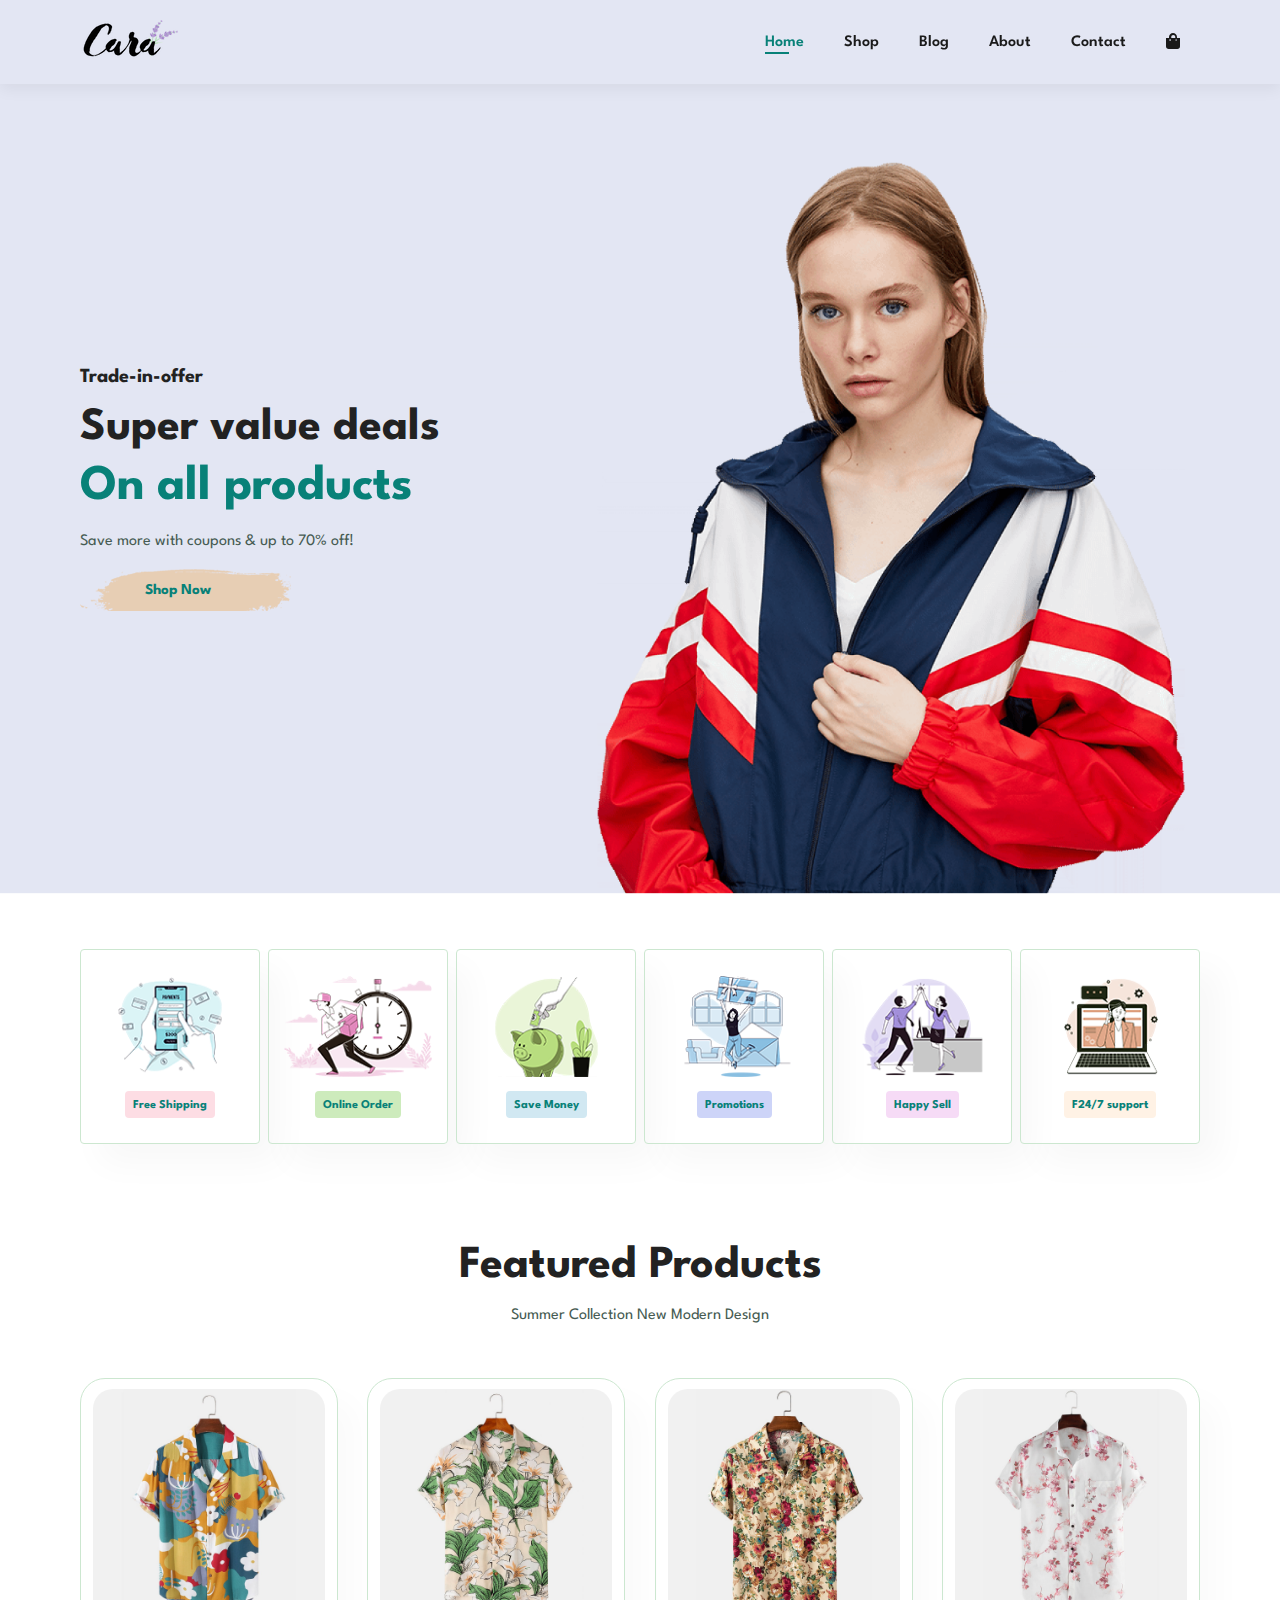
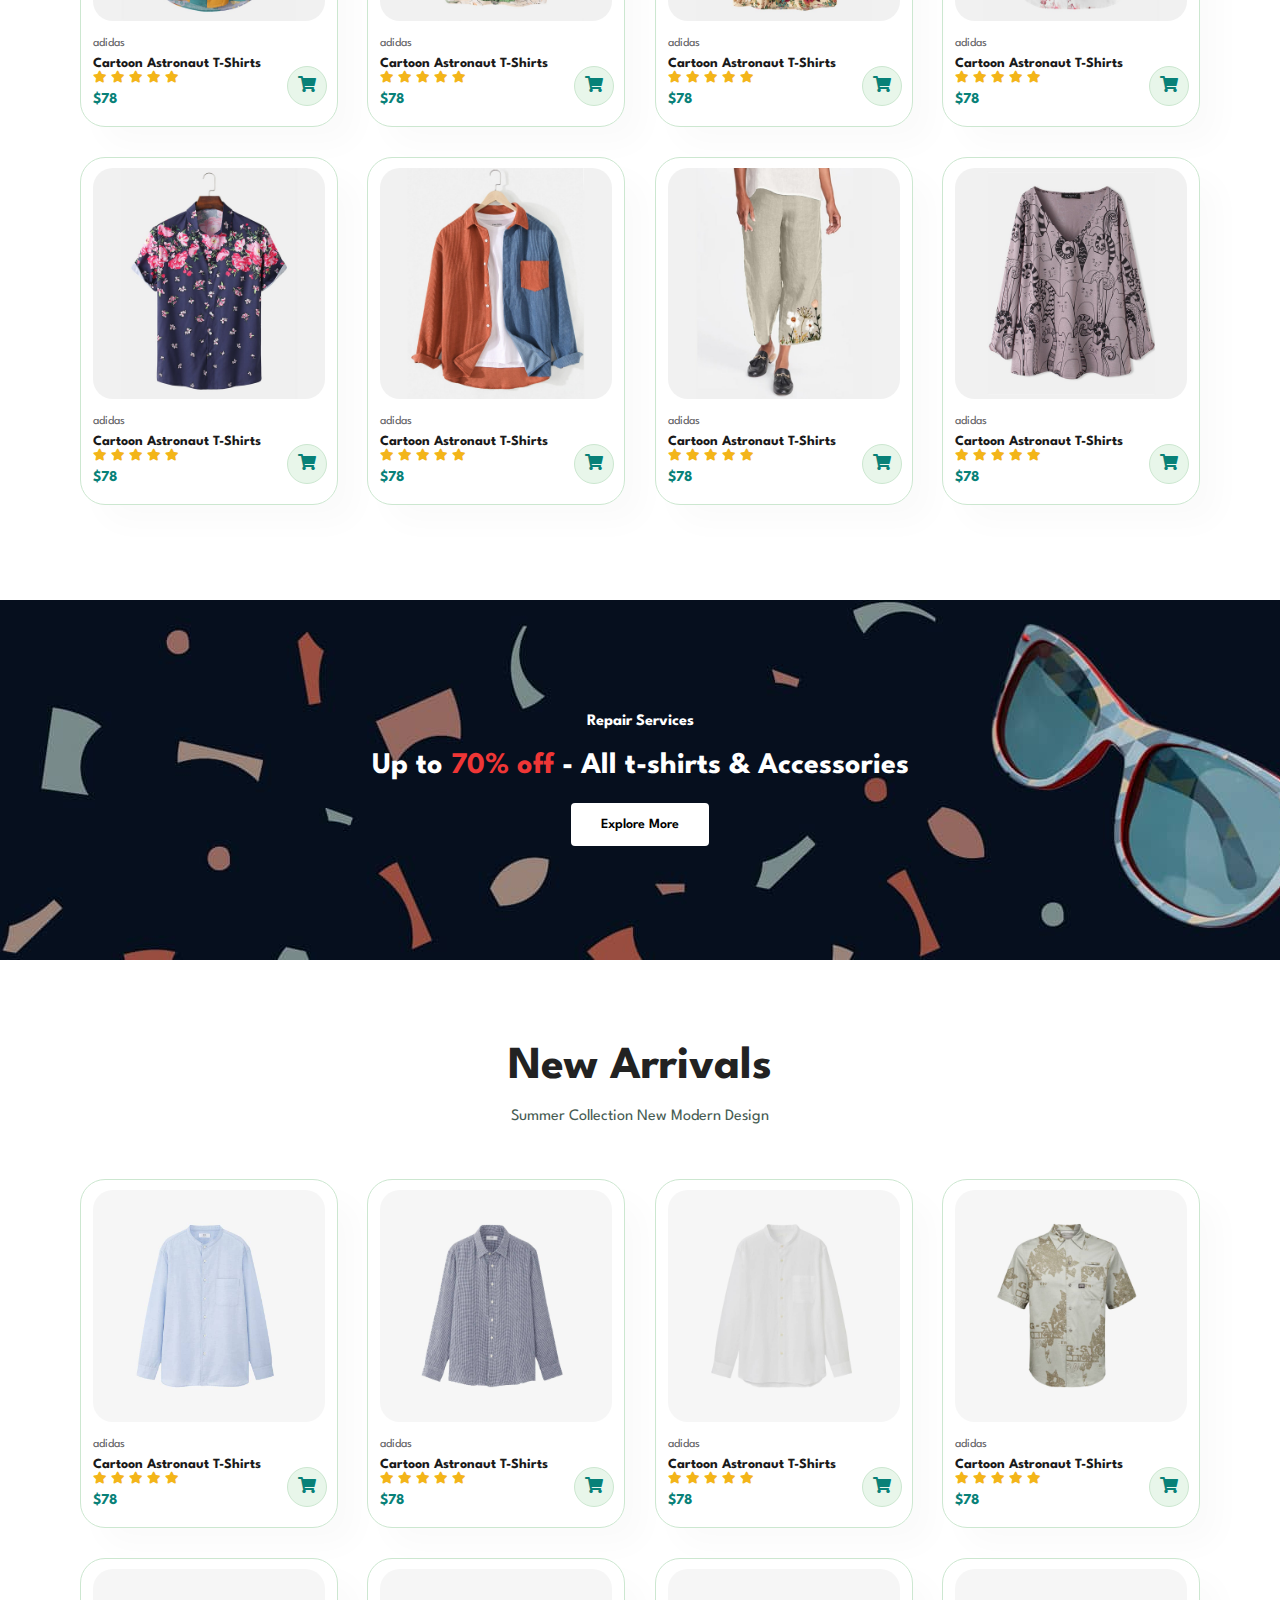
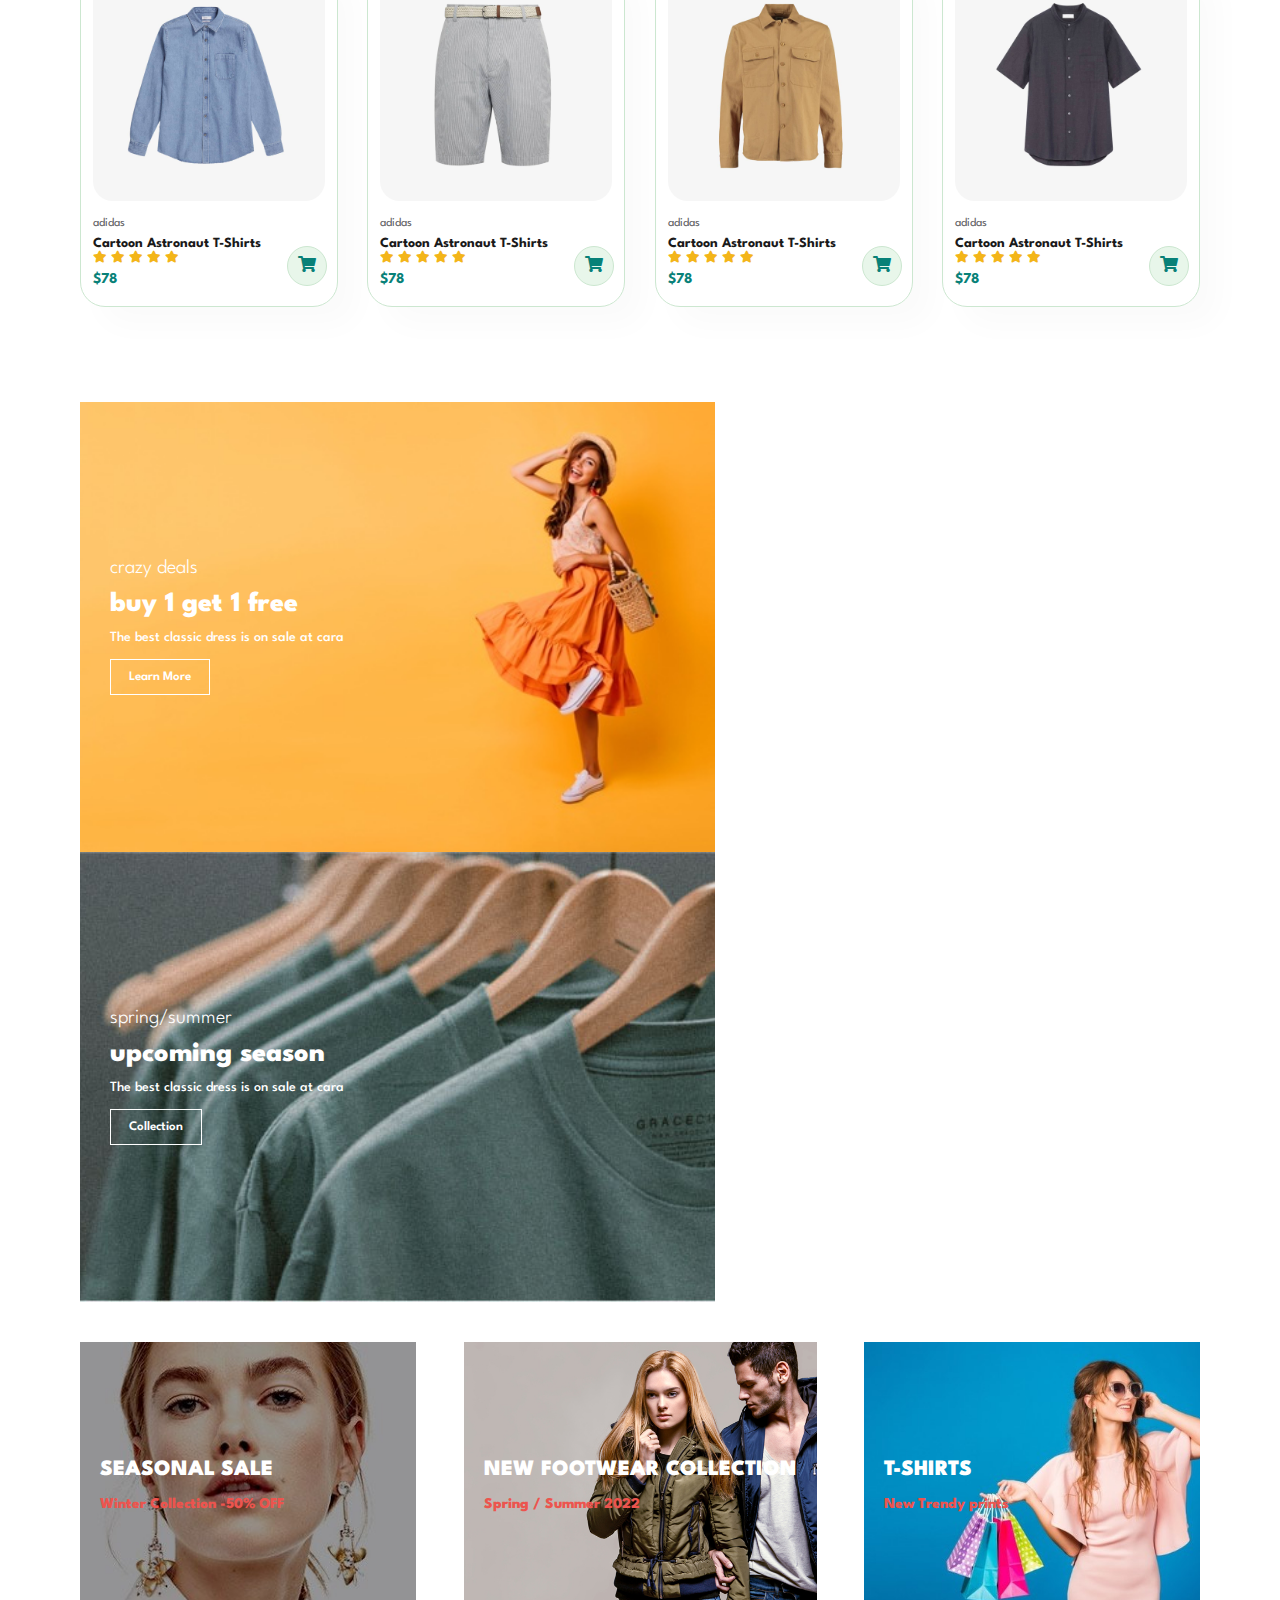
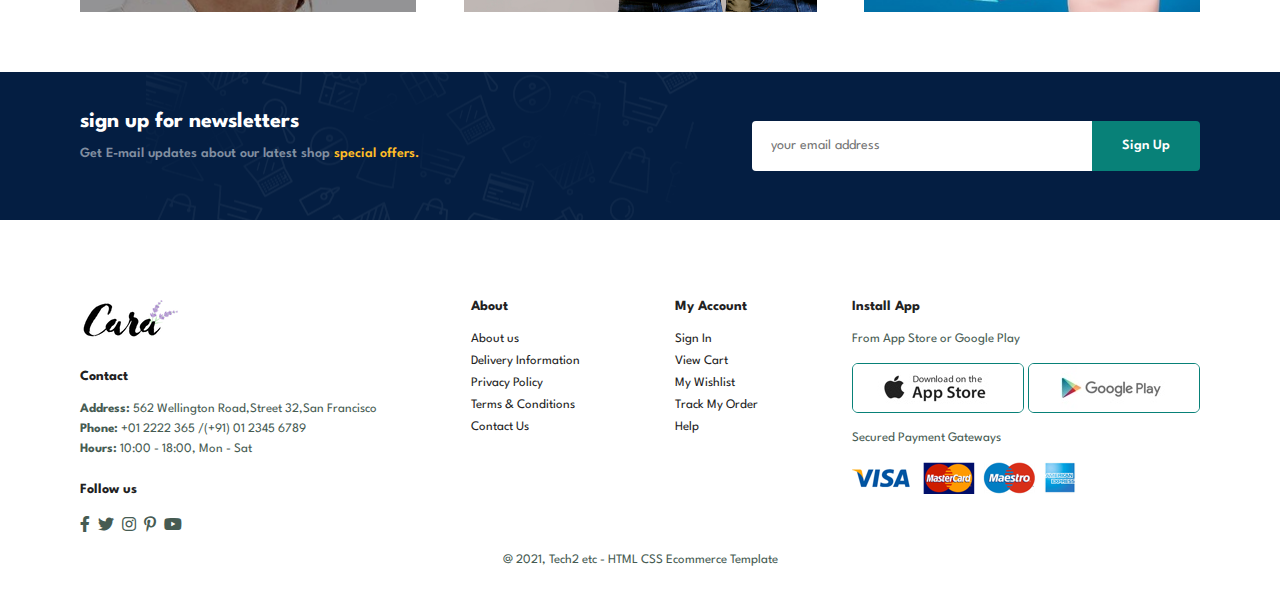
<file: task5_project_me/html/index.html>
<!DOCTYPE html>
<html lang="en">
<head>
    <meta charset="UTF-8">
    <meta name="viewport" content="width=device-width, initial-scale=1.0">
    <title>Project</title>
    <!-- links -->
    <!-- Font Awesome -->
    <link rel="stylesheet" href="https://cdnjs.cloudflare.com/ajax/libs/font-awesome/5.15.4/css/all.min.css">
    <!-- style css --> 
    <link rel="stylesheet" href="../css/style.css">
</head>
<body>
    <!-- startheader  -->
   <section id="header">
        <a href="#"><img src="../img/logo.png" class="logo" alt="photo"></a>
        <div>
            <ul id="navbar">
                <li><a  class="active" href="index.html">Home</a></li>
                <li><a href="shop.html">Shop</a></li>
                <li><a href="blog.html">Blog</a></li>
                <li><a href="about.html">About</a></li>
                <li><a href="contact.html">Contact</a></li>
                <li id="lg-bag"><a href="cart.html"><i class="fa fa-shopping-bag" aria-hidden="true"></i></a></li>
                <a href="#" id="close"><i class="far fa-times"></i></a>
            </ul>
        </div>

        <div id="mobile">
            <a href="cart.html"><i class="fa fa-shopping-bag" aria-hidden="true"></i></a>
            <i id="bar" class="fas fa-outdent"></i>
        </div>
   </section>
   <!-- HomePage -->
   <section id="hero">
        <h4>Trade-in-offer</h4>
        <h2>Super value deals</h2>
        <h1>On all products</h1>
        <p>Save more with coupons & up to 70% off! </p>
        <button>Shop Now</button>
   </section>
   <!-- feature -->
   <section id="feature" class="section-p1">
        <div class="fe-box">
            <img src="../img/features/f1.png" alt="photo">
            <h6>Free Shipping</h6>
        </div>

        <div class="fe-box">
            <img src="../img/features/f2.png" alt="photo">
            <h6>Online Order</h6>
        </div>

        <div class="fe-box">
            <img src="../img/features/f3.png" alt="photo">
            <h6>Save Money</h6>
        </div>

        <div class="fe-box">
            <img src="../img/features/f4.png" alt="photo">
            <h6>Promotions</h6>
        </div>

        <div class="fe-box">
            <img src="../img/features/f5.png" alt="photo">
            <h6>Happy Sell</h6>
        </div>

        <div class="fe-box">
            <img src="../img/features/f6.png" alt="photo">
            <h6>F24/7 support</h6>
        </div>
   </section>
   <!-- Products -->
   <section id="product1" class="section-p1">
        <h2>Featured Products</h2>
        <p>Summer Collection New Modern Design</p>
        <div class="pro-container">
            <div class="pro">
                <img src="../img/products/f1.jpg" alt="photo">

                <div class="des">
                    <span>adidas</span>
                    <h5>Cartoon Astronaut T-Shirts</h5>
                    <div class="star">
                        <i class="fas fa-star"></i>
                        <i class="fas fa-star"></i>
                        <i class="fas fa-star"></i>
                        <i class="fas fa-star"></i>
                        <i class="fas fa-star"></i>
                    </div>
                    <h4>$78</h4>
                </div>

                <a href="#" class="cart"><i class="fa fa-shopping-cart" aria-hidden="true"></i></a>
                
            </div>

            <div class="pro">
                <img src="../img/products/f2.jpg" alt="photo">

                <div class="des">
                    <span>adidas</span>
                    <h5>Cartoon Astronaut T-Shirts</h5>
                    <div class="star">
                        <i class="fas fa-star"></i>
                        <i class="fas fa-star"></i>
                        <i class="fas fa-star"></i>
                        <i class="fas fa-star"></i>
                        <i class="fas fa-star"></i>
                    </div>
                    <h4>$78</h4>
                </div>

                <a href="#" class="cart"><i class="fa fa-shopping-cart" aria-hidden="true"></i></a>
                
            </div>

            <div class="pro">
                <img src="../img/products/f3.jpg" alt="photo">

                <div class="des">
                    <span>adidas</span>
                    <h5>Cartoon Astronaut T-Shirts</h5>
                    <div class="star">
                        <i class="fas fa-star"></i>
                        <i class="fas fa-star"></i>
                        <i class="fas fa-star"></i>
                        <i class="fas fa-star"></i>
                        <i class="fas fa-star"></i>
                    </div>
                    <h4>$78</h4>
                </div>

                <a href="#" class="cart"><i class="fa fa-shopping-cart" aria-hidden="true"></i></a>
                
            </div>

            <div class="pro">
                <img src="../img/products/f4.jpg" alt="photo">

                <div class="des">
                    <span>adidas</span>
                    <h5>Cartoon Astronaut T-Shirts</h5>
                    <div class="star">
                        <i class="fas fa-star"></i>
                        <i class="fas fa-star"></i>
                        <i class="fas fa-star"></i>
                        <i class="fas fa-star"></i>
                        <i class="fas fa-star"></i>
                    </div>
                    <h4>$78</h4>
                </div>

                <a href="#" class="cart"><i class="fa fa-shopping-cart" aria-hidden="true"></i></a>
                
            </div>

            <div class="pro">
                <img src="../img/products/f5.jpg" alt="photo">

                <div class="des">
                    <span>adidas</span>
                    <h5>Cartoon Astronaut T-Shirts</h5>
                    <div class="star">
                        <i class="fas fa-star"></i>
                        <i class="fas fa-star"></i>
                        <i class="fas fa-star"></i>
                        <i class="fas fa-star"></i>
                        <i class="fas fa-star"></i>
                    </div>
                    <h4>$78</h4>
                </div>

                <a href="#" class="cart"><i class="fa fa-shopping-cart" aria-hidden="true"></i></a>
                
            </div>

            <div class="pro">
                <img src="../img/products/f6.jpg" alt="photo">

                <div class="des">
                    <span>adidas</span>
                    <h5>Cartoon Astronaut T-Shirts</h5>
                    <div class="star">
                        <i class="fas fa-star"></i>
                        <i class="fas fa-star"></i>
                        <i class="fas fa-star"></i>
                        <i class="fas fa-star"></i>
                        <i class="fas fa-star"></i>
                    </div>
                    <h4>$78</h4>
                </div>

                <a href="#" class="cart"><i class="fa fa-shopping-cart" aria-hidden="true"></i></a>
                
            </div>

            <div class="pro">
                <img src="../img/products/f7.jpg" alt="photo">

                <div class="des">
                    <span>adidas</span>
                    <h5>Cartoon Astronaut T-Shirts</h5>
                    <div class="star">
                        <i class="fas fa-star"></i>
                        <i class="fas fa-star"></i>
                        <i class="fas fa-star"></i>
                        <i class="fas fa-star"></i>
                        <i class="fas fa-star"></i>
                    </div>
                    <h4>$78</h4>
                </div>

                <a href="#" class="cart"><i class="fa fa-shopping-cart" aria-hidden="true"></i></a>
                
            </div>

            <div class="pro">
                <img src="../img/products/f8.jpg" alt="photo">

                <div class="des">
                    <span>adidas</span>
                    <h5>Cartoon Astronaut T-Shirts</h5>
                    <div class="star">
                        <i class="fas fa-star"></i>
                        <i class="fas fa-star"></i>
                        <i class="fas fa-star"></i>
                        <i class="fas fa-star"></i>
                        <i class="fas fa-star"></i>
                    </div>
                    <h4>$78</h4>
                </div>

                <a href="#" class="cart"><i class="fa fa-shopping-cart" aria-hidden="true"></i></a>
                
            </div>
        </div>
   </section>
    <!-- Banner -->
    <section id="banner" class="section-m1">
        <h4>Repair Services</h4>
        <h2>Up to <span>70% off</span> - All t-shirts & Accessories</h2>
        <button class="normal">Explore More</button>
    </section>
   <!--New Products -->
    <section id="product1" class="section-p1">
        <h2>New Arrivals</h2>
        <p>Summer Collection New Modern Design</p>
        <div class="pro-container">
            <div class="pro">
                <img src="../img/products/n1.jpg" alt="photo">

                <div class="des">
                    <span>adidas</span>
                    <h5>Cartoon Astronaut T-Shirts</h5>
                    <div class="star">
                        <i class="fas fa-star"></i>
                        <i class="fas fa-star"></i>
                        <i class="fas fa-star"></i>
                        <i class="fas fa-star"></i>
                        <i class="fas fa-star"></i>
                    </div>
                    <h4>$78</h4>
                </div>

                <a href="#" class="cart"><i class="fa fa-shopping-cart" aria-hidden="true"></i></a>
                
            </div>

            <div class="pro">
                <img src="../img/products/n2.jpg" alt="photo">

                <div class="des">
                    <span>adidas</span>
                    <h5>Cartoon Astronaut T-Shirts</h5>
                    <div class="star">
                        <i class="fas fa-star"></i>
                        <i class="fas fa-star"></i>
                        <i class="fas fa-star"></i>
                        <i class="fas fa-star"></i>
                        <i class="fas fa-star"></i>
                    </div>
                    <h4>$78</h4>
                </div>

                <a href="#" class="cart"><i class="fa fa-shopping-cart" aria-hidden="true"></i></a>
                
            </div>

            <div class="pro">
                <img src="../img/products/n3.jpg" alt="photo">

                <div class="des">
                    <span>adidas</span>
                    <h5>Cartoon Astronaut T-Shirts</h5>
                    <div class="star">
                        <i class="fas fa-star"></i>
                        <i class="fas fa-star"></i>
                        <i class="fas fa-star"></i>
                        <i class="fas fa-star"></i>
                        <i class="fas fa-star"></i>
                    </div>
                    <h4>$78</h4>
                </div>

                <a href="#" class="cart"><i class="fa fa-shopping-cart" aria-hidden="true"></i></a>
                
            </div>

            <div class="pro">
                <img src="../img/products/n4.jpg" alt="photo">

                <div class="des">
                    <span>adidas</span>
                    <h5>Cartoon Astronaut T-Shirts</h5>
                    <div class="star">
                        <i class="fas fa-star"></i>
                        <i class="fas fa-star"></i>
                        <i class="fas fa-star"></i>
                        <i class="fas fa-star"></i>
                        <i class="fas fa-star"></i>
                    </div>
                    <h4>$78</h4>
                </div>

                <a href="#" class="cart"><i class="fa fa-shopping-cart" aria-hidden="true"></i></a>
                
            </div>

            <div class="pro">
                <img src="../img/products/n5.jpg" alt="photo">

                <div class="des">
                    <span>adidas</span>
                    <h5>Cartoon Astronaut T-Shirts</h5>
                    <div class="star">
                        <i class="fas fa-star"></i>
                        <i class="fas fa-star"></i>
                        <i class="fas fa-star"></i>
                        <i class="fas fa-star"></i>
                        <i class="fas fa-star"></i>
                    </div>
                    <h4>$78</h4>
                </div>

                <a href="#" class="cart"><i class="fa fa-shopping-cart" aria-hidden="true"></i></a>
                
            </div>

            <div class="pro">
                <img src="../img/products/n6.jpg" alt="photo">

                <div class="des">
                    <span>adidas</span>
                    <h5>Cartoon Astronaut T-Shirts</h5>
                    <div class="star">
                        <i class="fas fa-star"></i>
                        <i class="fas fa-star"></i>
                        <i class="fas fa-star"></i>
                        <i class="fas fa-star"></i>
                        <i class="fas fa-star"></i>
                    </div>
                    <h4>$78</h4>
                </div>

                <a href="#" class="cart"><i class="fa fa-shopping-cart" aria-hidden="true"></i></a>
                
            </div>

            <div class="pro">
                <img src="../img/products/n7.jpg" alt="photo">

                <div class="des">
                    <span>adidas</span>
                    <h5>Cartoon Astronaut T-Shirts</h5>
                    <div class="star">
                        <i class="fas fa-star"></i>
                        <i class="fas fa-star"></i>
                        <i class="fas fa-star"></i>
                        <i class="fas fa-star"></i>
                        <i class="fas fa-star"></i>
                    </div>
                    <h4>$78</h4>
                </div>

                <a href="#" class="cart"><i class="fa fa-shopping-cart" aria-hidden="true"></i></a>
                
            </div>

            <div class="pro">
                <img src="../img/products/n8.jpg" alt="photo">

                <div class="des">
                    <span>adidas</span>
                    <h5>Cartoon Astronaut T-Shirts</h5>
                    <div class="star">
                        <i class="fas fa-star"></i>
                        <i class="fas fa-star"></i>
                        <i class="fas fa-star"></i>
                        <i class="fas fa-star"></i>
                        <i class="fas fa-star"></i>
                    </div>
                    <h4>$78</h4>
                </div>

                <a href="#" class="cart"><i class="fa fa-shopping-cart" aria-hidden="true"></i></a>
                
            </div>
        </div>
   </section>
    <!-- Banner-box -->
   <section id="sm-banner" class="section-p1">
        <div class="banner-box">
            <h4>crazy deals</h4>
            <h2>buy 1 get 1 free</h2>
            <span>The best classic dress is on sale at cara</span>
            <button class="white">Learn More</button>
        </div>

        <div class="banner-box banner-box2">
            <h4>spring/summer</h4>
            <h2>upcoming season</h2>
            <span>The best classic dress is on sale at cara</span>
            <button class="white">Collection</button>
        </div>        
   </section>

   <section id="banner3">
        <div class="banner-box">
            <h2>SEASONAL SALE</h2>
            <h3>Winter Collection -50% OFF</h3>
        </div>

        <div class="banner-box banner-box2">
            <h2>NEW FOOTWEAR COLLECTION</h2>
            <h3>Spring / Summer 2022</h3>
        </div>

        <div class="banner-box banner-box3">
            <h2>T-SHIRTS</h2>
            <h3>New Trendy prints</h3>
        </div>
    </section>
    <!-- newsletter -->
    <section id="newsletter" class="section-p1 section-m1">
        <div class="newstext">
            <h4> sign up for newsletters</h4>
            <p> Get E-mail updates about our latest shop <span>special offers.</span></p>
        </div>

        <div class="form">
            <input type="text" placeholder="your email address">
            <button class="normal">Sign Up</button>
        </div>
    </section>
    <!-- Footer -->
    <footer class="section-p1">
        <div class="col">
            <img class="logo" src="../img/logo.png" alt="photo">
            <h4>Contact</h4>
            <p><strong>Address:</strong> 562 Wellington Road,Street 32,San Francisco</p>
            <p><strong>Phone:</strong> +01 2222 365 /(+91) 01 2345 6789</p>
            <p><strong>Hours:</strong> 10:00 - 18:00, Mon - Sat</p>
            <div class="follow">
                <h4>Follow us</h4>
                <div class="icon">
                    <i class="fab fa-facebook-f"></i>
                    <i class="fab fa-twitter"></i>
                    <i class="fab fa-instagram"></i>
                    <i class="fab fa-pinterest-p"></i>
                    <i class="fab fa-youtube"></i>
                </div>
            </div>
        </div>

        <div class="col">
            <h4>About</h4>
           <a href="#"> About us</a>
           <a href="#"> Delivery Information</a>
           <a href="#"> Privacy Policy</a>
           <a href="#"> Terms & Conditions</a>
           <a href="#"> Contact Us</a>
        </div>

        <div class="col">
            <h4> My Account </h4>
           <a href="#"> Sign In</a>
           <a href="#"> View Cart</a>
           <a href="#"> My Wishlist</a>
           <a href="#"> Track My Order</a>
           <a href="#"> Help</a>
        </div>

        <div class="col install">
            <h4>Install App</h4>
            <p>From App Store or Google Play</p>
            <div class="row">
                <img src="../img/pay/app.jpg" alt="photo">
                <img src="../img/pay/play.jpg" alt="photo">
            </div>
            <p>Secured Payment Gateways</p>
            <img src="../img/pay/pay.png" alt="photo">
        </div>

        <div class="copyright">
            <p>@ 2021, Tech2 etc - HTML CSS Ecommerce Template</p>
        </div>
    </footer>
    <!-- JS  -->
    <script src="../js/main.js"> </script>
</body>
</html>
</file>
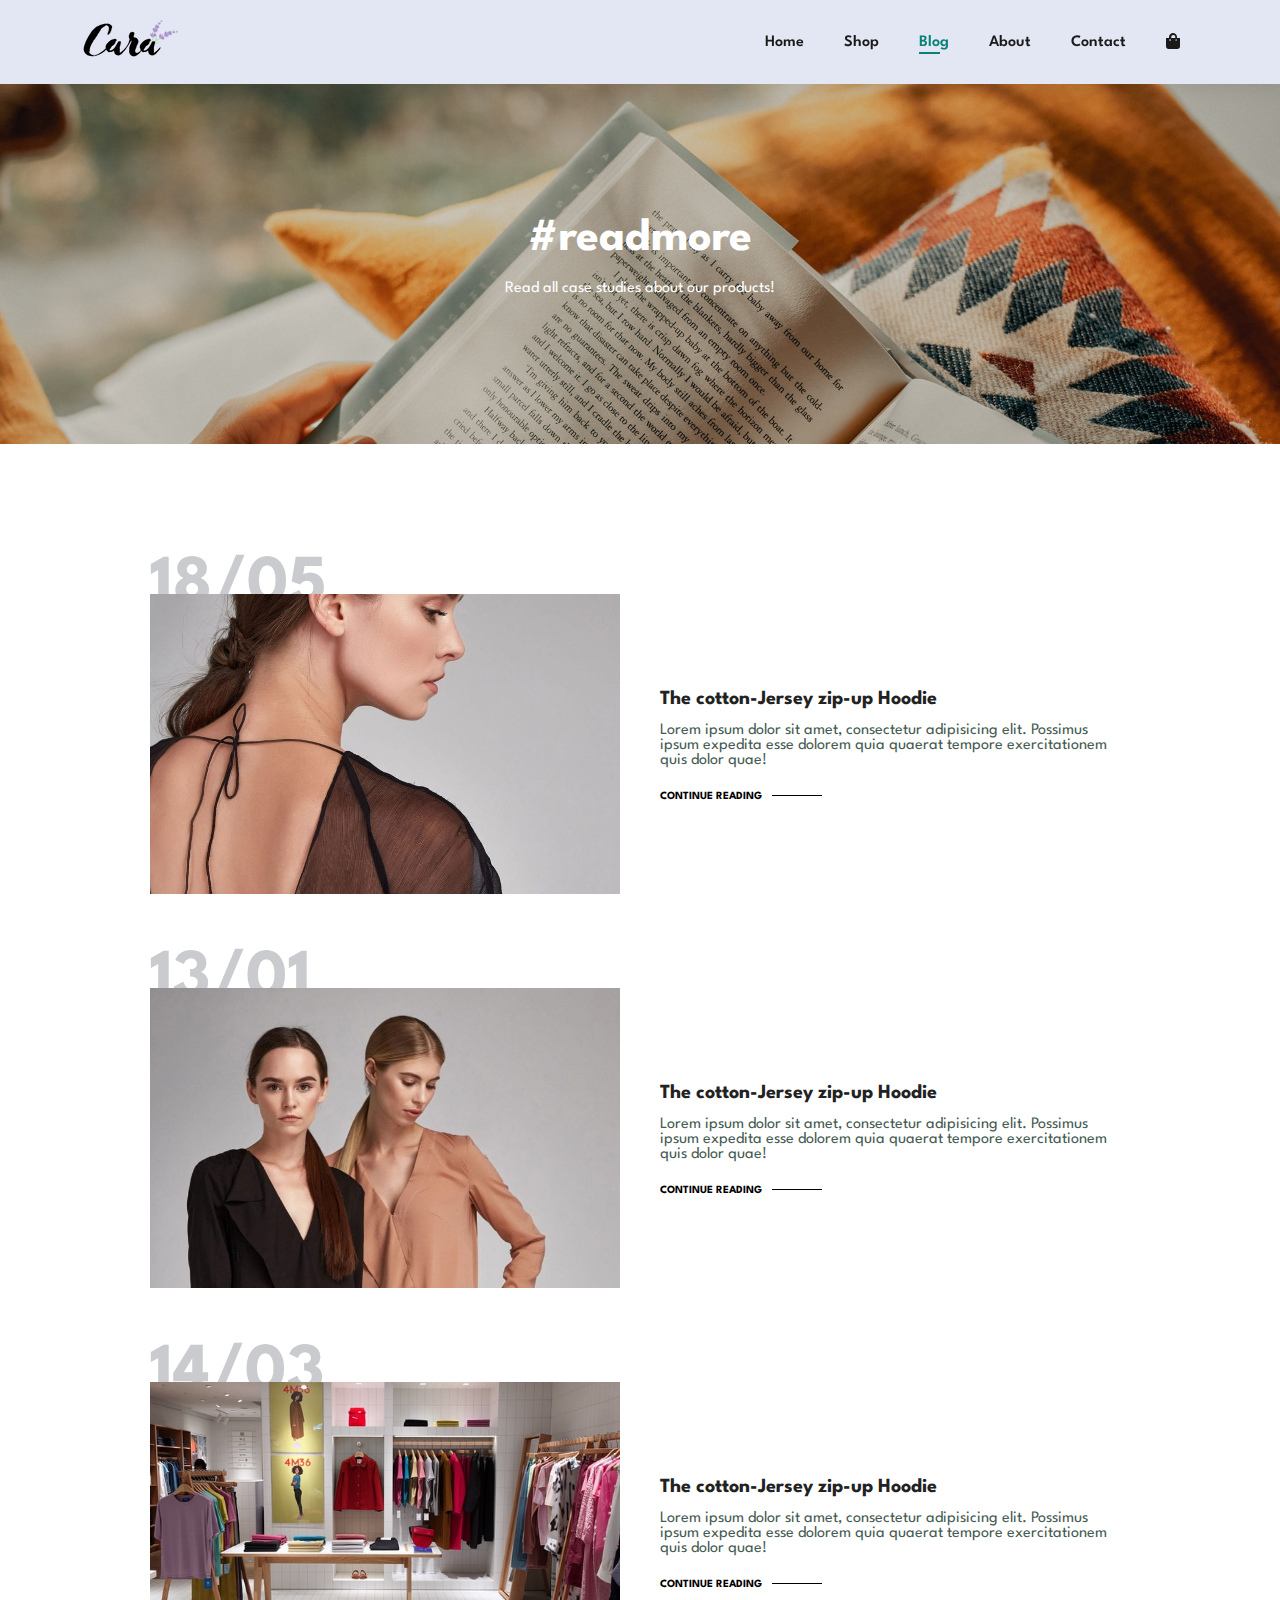
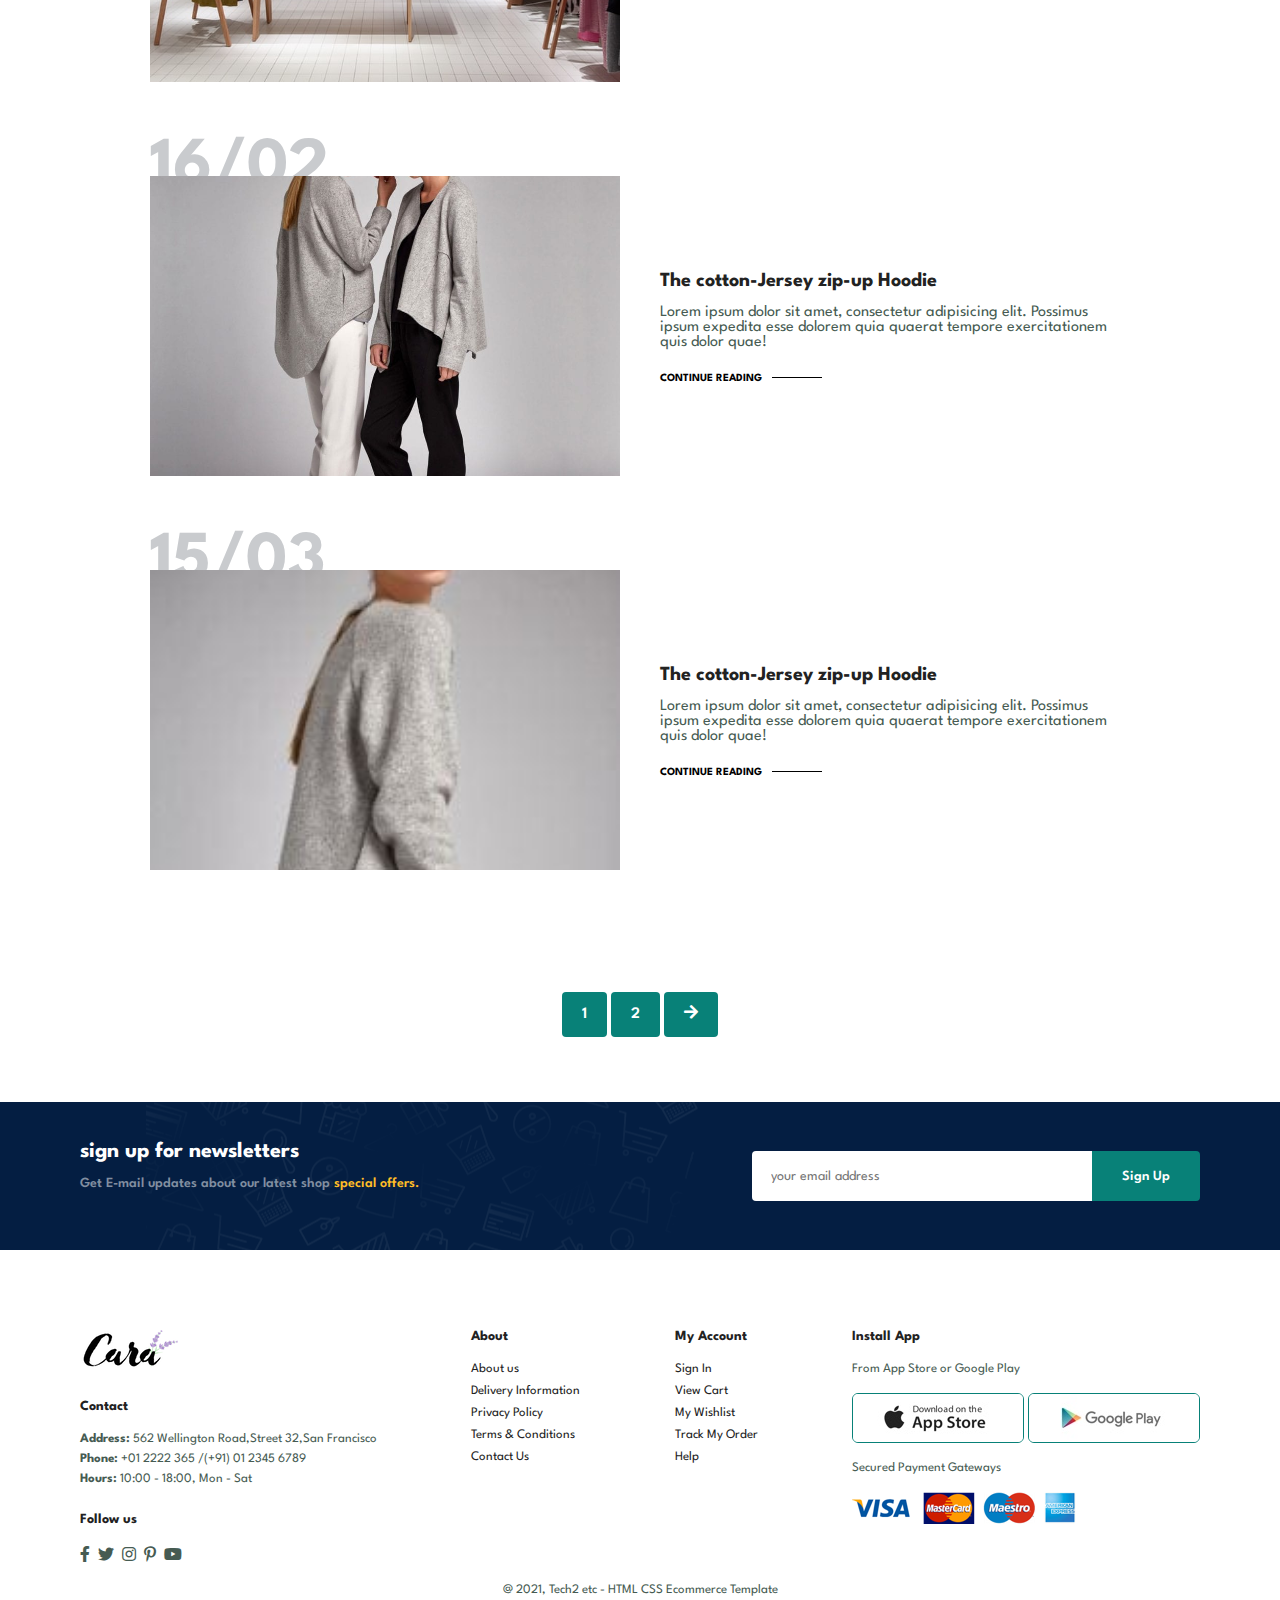
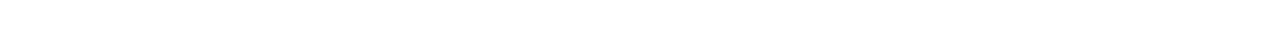
<file: task5_project_me/html/blog.html>
<!DOCTYPE html>
<html lang="en">
<head>
    <meta charset="UTF-8">
    <meta name="viewport" content="width=device-width, initial-scale=1.0">
    <title>Project</title>
    <!-- links -->
    <!-- Font Awesome -->
    <link rel="stylesheet" href="https://cdnjs.cloudflare.com/ajax/libs/font-awesome/5.15.4/css/all.min.css">
    <!-- style css --> 
    <link rel="stylesheet" href="../css/style.css">
</head>
<body>
    <!-- startheader  -->
   <section id="header">
        <a href="#"><img src="../img/logo.png" class="logo" alt="photo"></a>
        <div>
            <ul id="navbar">
                <li><a href="index.html">Home</a></li>
                <li><a href="shop.html">Shop</a></li>
                <li><a class="active" href="blog.html">Blog</a></li>
                <li><a href="about.html">About</a></li>
                <li><a href="contact.html">Contact</a></li>
                <li id="lg-bag"><a href="cart.html"><i class="fa fa-shopping-bag" aria-hidden="true"></i></a></li>
                <a href="#" id="close"><i class="far fa-times"></i></a>
            </ul>
        </div>

        <div id="mobile">
            <a href="cart.html"><i class="fa fa-shopping-bag" aria-hidden="true"></i></a>
            <i id="bar" class="fas fa-outdent"></i>
        </div>
   </section>
   <!-- HomePage -->
   <section id="page-header" class="blog-header">
        <h2>#readmore</h2>
        <p>Read all case studies about our products! </p>
   </section>

   <section id="blog">
        <div class="blog-box">
            <div class="blog-img">
                <img src="../img/blog/b1.jpg" alt="photo">
            </div>

            <div class="blog-details">
                <h4> The cotton-Jersey zip-up Hoodie</h4>
                <p>Lorem ipsum dolor sit amet, consectetur adipisicing elit. Possimus ipsum expedita esse dolorem quia quaerat tempore exercitationem quis dolor quae!</p>
                <a href="#">CONTINUE READING</a>
            </div>
            <h1>18/05</h1>
        </div>

        <div class="blog-box">
            <div class="blog-img">
                <img src="../img/blog/b2.jpg" alt="photo">
            </div>

            <div class="blog-details">
                <h4> The cotton-Jersey zip-up Hoodie</h4>
                <p>Lorem ipsum dolor sit amet, consectetur adipisicing elit. Possimus ipsum expedita esse dolorem quia quaerat tempore exercitationem quis dolor quae!</p>
                <a href="#">CONTINUE READING</a>
            </div>
            <h1>13/01</h1>
        </div>

        <div class="blog-box">
            <div class="blog-img">
                <img src="../img/blog/b3.jpg" alt="photo">
            </div>

            <div class="blog-details">
                <h4> The cotton-Jersey zip-up Hoodie</h4>
                <p>Lorem ipsum dolor sit amet, consectetur adipisicing elit. Possimus ipsum expedita esse dolorem quia quaerat tempore exercitationem quis dolor quae!</p>
                <a href="#">CONTINUE READING</a>
            </div>
            <h1>14/03</h1>
        </div>

        <div class="blog-box">
            <div class="blog-img">
                <img src="../img/blog/b4.jpg" alt="photo">
            </div>

            <div class="blog-details">
                <h4> The cotton-Jersey zip-up Hoodie</h4>
                <p>Lorem ipsum dolor sit amet, consectetur adipisicing elit. Possimus ipsum expedita esse dolorem quia quaerat tempore exercitationem quis dolor quae!</p>
                <a href="#">CONTINUE READING</a>
            </div>
            <h1>16/02</h1>
        </div>

        <div class="blog-box">
            <div class="blog-img">
                <img src="../img/blog/b5.jpg" alt="photo">
            </div>

            <div class="blog-details">
                <h4> The cotton-Jersey zip-up Hoodie</h4>
                <p>Lorem ipsum dolor sit amet, consectetur adipisicing elit. Possimus ipsum expedita esse dolorem quia quaerat tempore exercitationem quis dolor quae!</p>
                <a href="#">CONTINUE READING</a>
            </div>
            <h1>15/03</h1>
        </div>
   </section>

   <section id="pagination" class="section-p1">
        <a href="#">1</a>
        <a href="#">2</a>
        <a href="#"><i class="fa fa-arrow-right" aria-hidden="true"></i></a>
   </section>
    <!-- newsletter -->
    <section id="newsletter" class="section-p1 section-m1">
        <div class="newstext">
            <h4> sign up for newsletters</h4>
            <p> Get E-mail updates about our latest shop <span>special offers.</span></p>
        </div>

        <div class="form">
            <input type="text" placeholder="your email address">
            <button class="normal">Sign Up</button>
        </div>
    </section>
    <!-- Footer -->
    <footer class="section-p1">
        <div class="col">
            <img class="logo" src="../img/logo.png" alt="photo">
            <h4>Contact</h4>
            <p><strong>Address:</strong> 562 Wellington Road,Street 32,San Francisco</p>
            <p><strong>Phone:</strong> +01 2222 365 /(+91) 01 2345 6789</p>
            <p><strong>Hours:</strong> 10:00 - 18:00, Mon - Sat</p>
            <div class="follow">
                <h4>Follow us</h4>
                <div class="icon">
                    <i class="fab fa-facebook-f"></i>
                    <i class="fab fa-twitter"></i>
                    <i class="fab fa-instagram"></i>
                    <i class="fab fa-pinterest-p"></i>
                    <i class="fab fa-youtube"></i>
                </div>
            </div>
        </div>

        <div class="col">
            <h4>About</h4>
           <a href="#"> About us</a>
           <a href="#"> Delivery Information</a>
           <a href="#"> Privacy Policy</a>
           <a href="#"> Terms & Conditions</a>
           <a href="#"> Contact Us</a>
        </div>

        <div class="col">
            <h4> My Account </h4>
           <a href="#"> Sign In</a>
           <a href="#"> View Cart</a>
           <a href="#"> My Wishlist</a>
           <a href="#"> Track My Order</a>
           <a href="#"> Help</a>
        </div>

        <div class="col install">
            <h4>Install App</h4>
            <p>From App Store or Google Play</p>
            <div class="row">
                <img src="../img/pay/app.jpg" alt="photo">
                <img src="../img/pay/play.jpg" alt="photo">
            </div>
            <p>Secured Payment Gateways</p>
            <img src="../img/pay/pay.png" alt="photo">
        </div>

        <div class="copyright">
            <p>@ 2021, Tech2 etc - HTML CSS Ecommerce Template</p>
        </div>
    </footer>
    <!-- JS  -->
    <script src="../js/main.js"> </script>
</body>
</html>
</file>
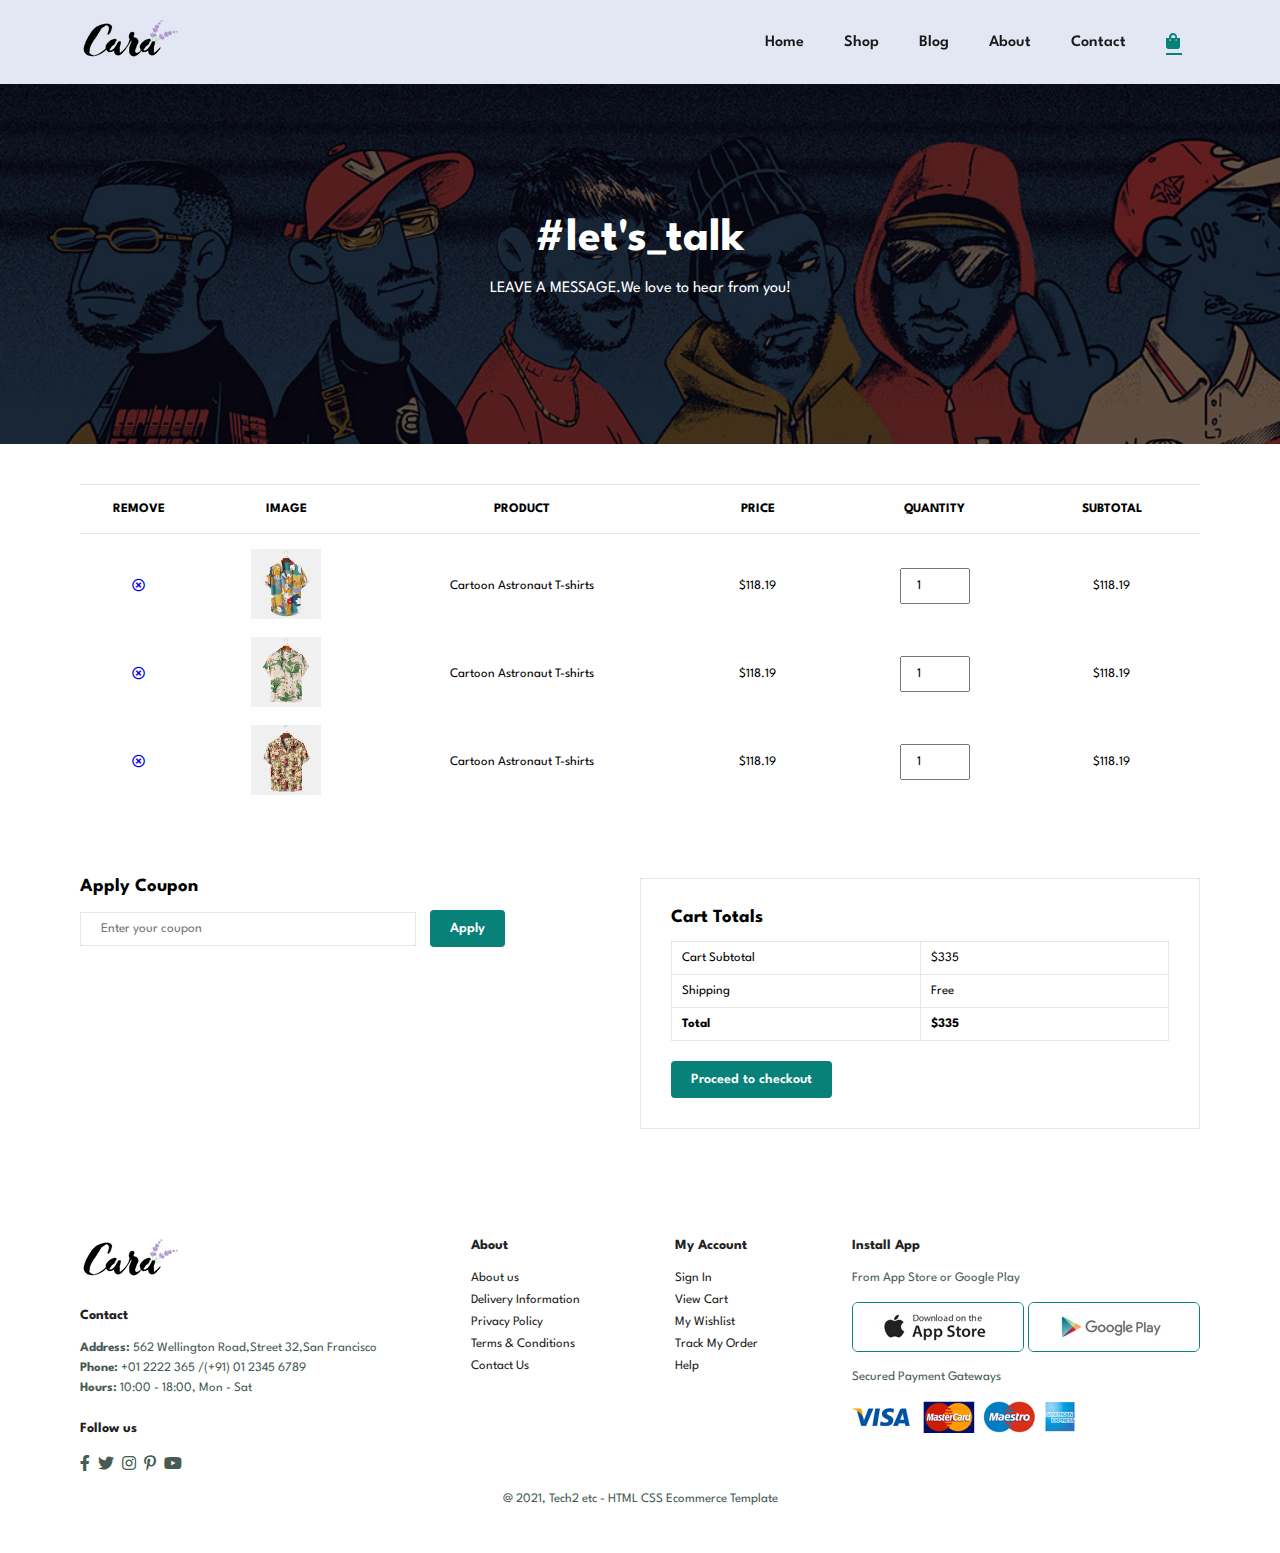
<file: task5_project_me/html/cart.html>
<!DOCTYPE html>
<html lang="en">
<head>
    <meta charset="UTF-8">
    <meta name="viewport" content="width=device-width, initial-scale=1.0">
    <title>Project</title>
    <!-- links -->
    <!-- Font Awesome -->
    <link rel="stylesheet" href="https://cdnjs.cloudflare.com/ajax/libs/font-awesome/5.15.4/css/all.min.css">
    <!-- style css --> 
    <link rel="stylesheet" href="../css/style.css">
</head>
<body>
    <!-- startheader  -->
   <section id="header">
        <a href="#"><img src="../img/logo.png" class="logo" alt="photo"></a>
        <div>
            <ul id="navbar">
                <li><a href="index.html">Home</a></li>
                <li><a href="shop.html">Shop</a></li>
                <li><a href="blog.html">Blog</a></li>
                <li><a href="about.html">About</a></li>
                <li><a href="contact.html">Contact</a></li>
                <li id="lg-bag"><a class="active" href="cart.html"><i class="fa fa-shopping-bag" aria-hidden="true"></i></a></li>
                <a href="#" id="close"><i class="far fa-times"></i></a>
            </ul>
        </div>

        <div id="mobile">
            <a href="cart.html"><i class="fa fa-shopping-bag" aria-hidden="true"></i></a>
            <i id="bar" class="fas fa-outdent"></i>
        </div>
   </section>

   <!-- HomePage -->
   <section id="page-header" class="about-header">
        <h2>#let's_talk</h2>
        <p>LEAVE A MESSAGE.We love to hear from you!</p>
   </section>

   <section id="cart" class="section-p1">
        <table width="100%">
            <thead>
                <tr>
                    <td>Remove</td>
                    <td>Image</td>
                    <td>Product</td>
                    <td>Price</td>
                    <td>Quantity</td>
                    <td>Subtotal</td>
                </tr>
            </thead>
            <tbody>
                <tr>
                    <td><a href="#"><i class="far fa-times-circle"></i></a></td>
                    <td><img src="../img/products/f1.jpg" alt="photo"></td>
                    <td>Cartoon Astronaut T-shirts</td>
                    <td>$118.19</td>
                    <td><input type="number" value="1"></td>
                    <td>$118.19</td>
                </tr>

                <tr>
                    <td><a href="#"><i class="far fa-times-circle"></i></a></td>
                    <td><img src="../img/products/f2.jpg" alt="photo"></td>
                    <td>Cartoon Astronaut T-shirts</td>
                    <td>$118.19</td>
                    <td><input type="number" value="1"></td>
                    <td>$118.19</td>
                </tr>

                <tr>
                    <td><a href="#"><i class="far fa-times-circle"></i></a></td>
                    <td><img src="../img/products/f3.jpg" alt="photo"></td>
                    <td>Cartoon Astronaut T-shirts</td>
                    <td>$118.19</td>
                    <td><input type="number" value="1"></td>
                    <td>$118.19</td>
                </tr>
            </tbody>
        </table>
   </section>

   <section id="cart-add" class="section-p1">
    <div id="coupon">
        <h3>Apply Coupon</h3>
        <div>
            <input type="text" placeholder="Enter your coupon">
            <button class="normal">Apply</button>
        </div>
    </div>

    <div id="Subtotal">
        <h3>Cart Totals</h3>
        <table>
            <tr>
                <td>Cart Subtotal</td>
                <td>$335</td>
            </tr>
            <tr>
                <td>Shipping</td>
                <td>Free</td>
            </tr>
            <tr>
                <td><strong>Total</strong></td>
                <td><strong>$335</strong></td>
            </tr>
        </table>
        <button class="normal">Proceed to checkout</button>
    </div>
   </section>

    <!-- Footer -->
    <footer class="section-p1">
        <div class="col">
            <img class="logo" src="../img/logo.png" alt="photo">
            <h4>Contact</h4>
            <p><strong>Address:</strong> 562 Wellington Road,Street 32,San Francisco</p>
            <p><strong>Phone:</strong> +01 2222 365 /(+91) 01 2345 6789</p>
            <p><strong>Hours:</strong> 10:00 - 18:00, Mon - Sat</p>
            <div class="follow">
                <h4>Follow us</h4>
                <div class="icon">
                    <i class="fab fa-facebook-f"></i>
                    <i class="fab fa-twitter"></i>
                    <i class="fab fa-instagram"></i>
                    <i class="fab fa-pinterest-p"></i>
                    <i class="fab fa-youtube"></i>
                </div>
            </div>
        </div>

        <div class="col">
            <h4>About</h4>
           <a href="#"> About us</a>
           <a href="#"> Delivery Information</a>
           <a href="#"> Privacy Policy</a>
           <a href="#"> Terms & Conditions</a>
           <a href="#"> Contact Us</a>
        </div>

        <div class="col">
            <h4> My Account </h4>
           <a href="#"> Sign In</a>
           <a href="#"> View Cart</a>
           <a href="#"> My Wishlist</a>
           <a href="#"> Track My Order</a>
           <a href="#"> Help</a>
        </div>

        <div class="col install">
            <h4>Install App</h4>
            <p>From App Store or Google Play</p>
            <div class="row">
                <img src="../img/pay/app.jpg" alt="photo">
                <img src="../img/pay/play.jpg" alt="photo">
            </div>
            <p>Secured Payment Gateways</p>
            <img src="../img/pay/pay.png" alt="photo">
        </div>

        <div class="copyright">
            <p>@ 2021, Tech2 etc - HTML CSS Ecommerce Template</p>
        </div>
    </footer>
    <!-- JS  -->
    <script src="../js/main.js"> </script>
</body>
</html>
</file>
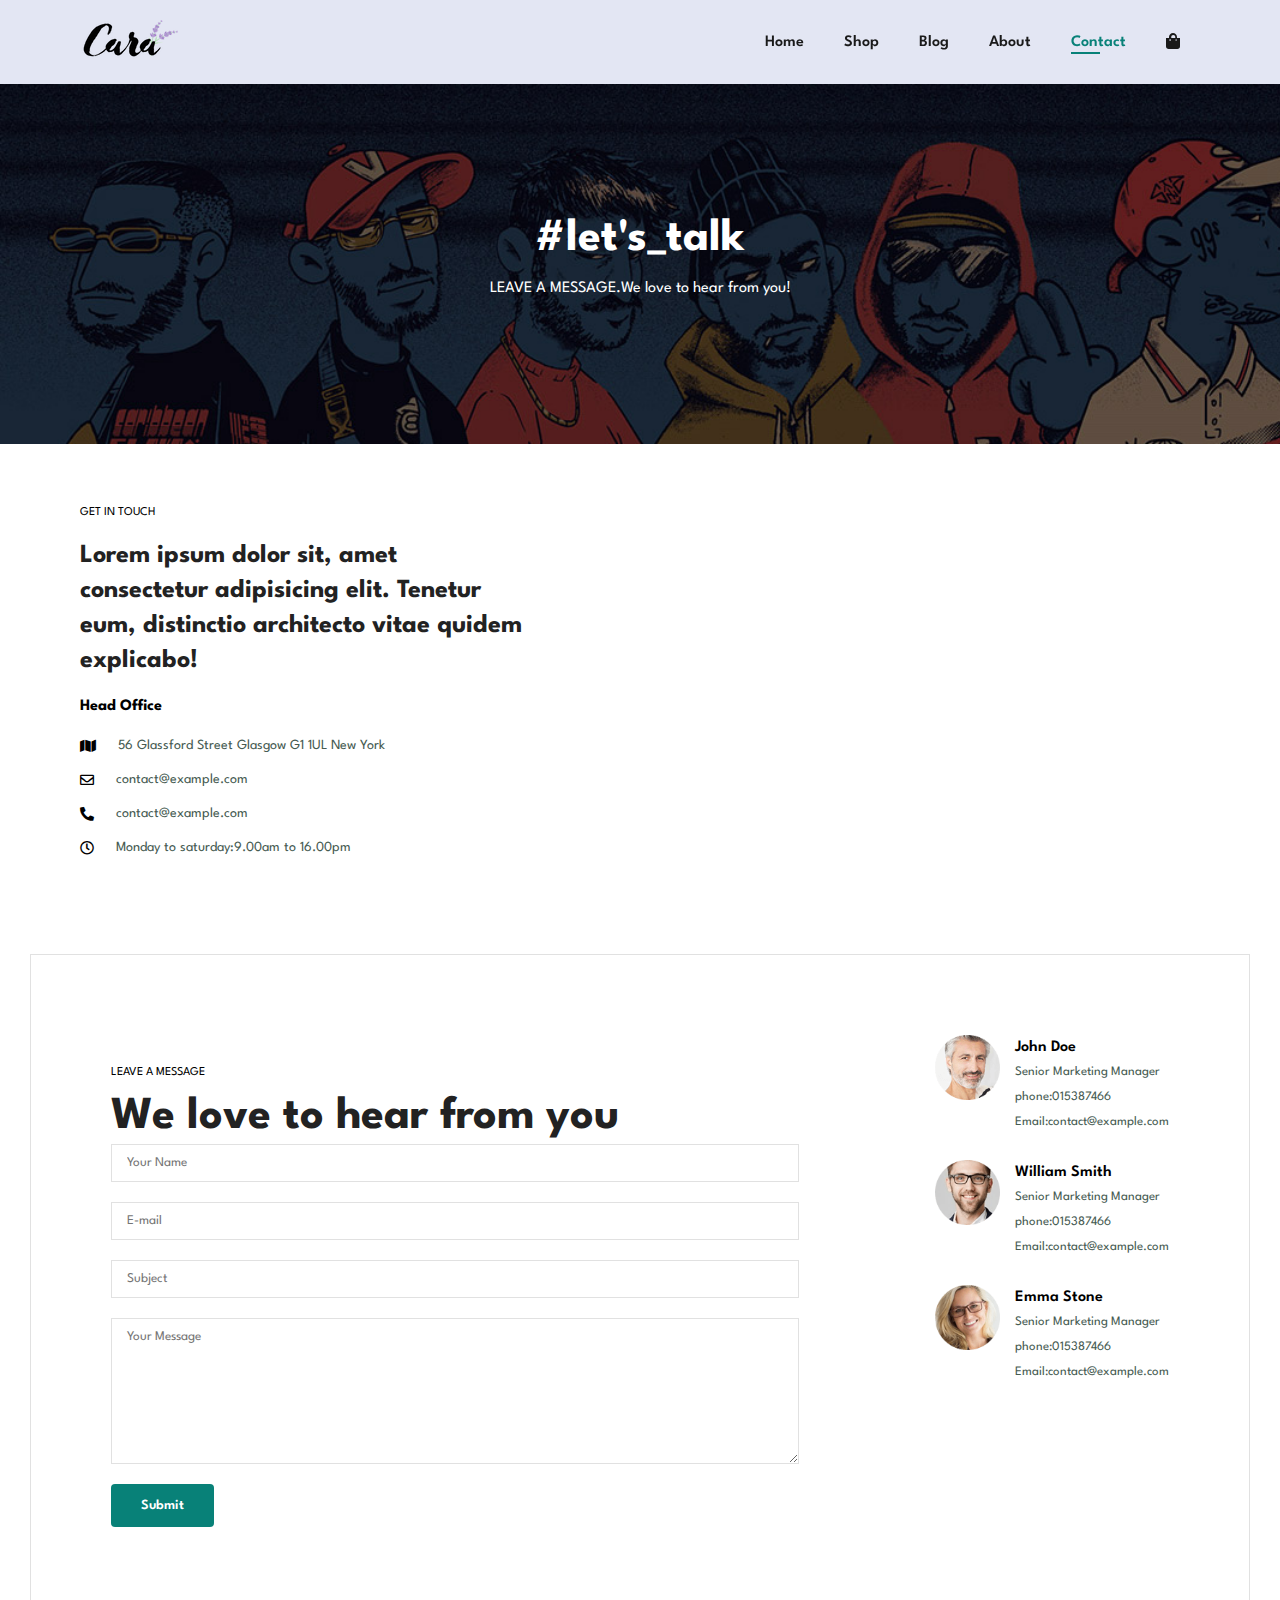
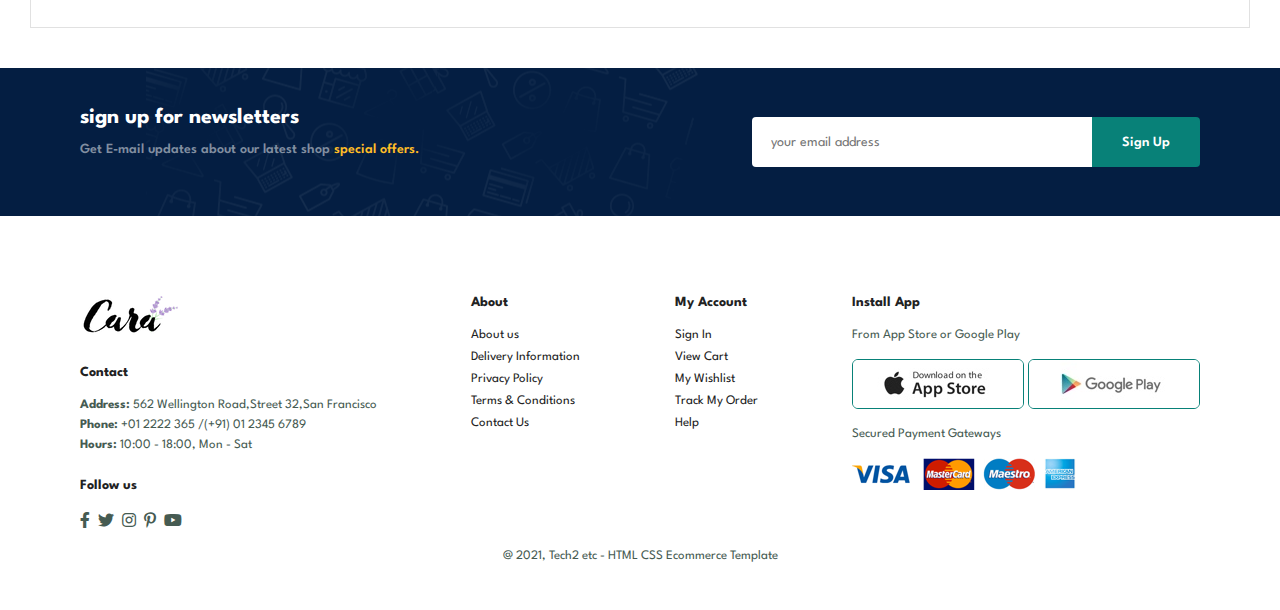
<file: task5_project_me/html/contact.html>
<!DOCTYPE html>
<html lang="en">
<head>
    <meta charset="UTF-8">
    <meta name="viewport" content="width=device-width, initial-scale=1.0">
    <title>Project</title>
    <!-- links -->
    <!-- Font Awesome -->
    <link rel="stylesheet" href="https://cdnjs.cloudflare.com/ajax/libs/font-awesome/5.15.4/css/all.min.css">
    <!-- style css --> 
    <link rel="stylesheet" href="../css/style.css">
</head>
<body>
    <!-- startheader  -->
   <section id="header">
        <a href="#"><img src="../img/logo.png" class="logo" alt="photo"></a>
        <div>
            <ul id="navbar">
                <li><a href="index.html">Home</a></li>
                <li><a href="shop.html">Shop</a></li>
                <li><a href="blog.html">Blog</a></li>
                <li><a href="about.html">About</a></li>
                <li><a class="active" href="contact.html">Contact</a></li>
                <li id="lg-bag"><a href="cart.html"><i class="fa fa-shopping-bag" aria-hidden="true"></i></a></li>
                <a href="#" id="close"><i class="far fa-times"></i></a>
            </ul>
        </div>

        <div id="mobile">
            <a href="cart.html"><i class="fa fa-shopping-bag" aria-hidden="true"></i></a>
            <i id="bar" class="fas fa-outdent"></i>
        </div>
   </section>

   <!-- HomePage -->
   <section id="page-header" class="about-header">
        <h2>#let's_talk</h2>
        <p>LEAVE A MESSAGE.We love to hear from you!</p>
   </section>

   <section id="contact-details" class="section-p1">
    <div class="details">
        <span>GET IN TOUCH</span>
        <h2>Lorem ipsum dolor sit, amet consectetur adipisicing elit. Tenetur eum, distinctio architecto vitae quidem explicabo!</h2>
        <h3>Head Office</h3>
        <div>
            <li>
                <i class="fa fa-map" aria-hidden="true"></i>
                <p>56 Glassford Street Glasgow G1 1UL New York</p>
            </li>
            <li>
                <i class="far fa-envelope"></i>
                <p>contact@example.com</p>
            </li>
            <li>
                <i class="fas fa-phone-alt"></i>
                <p>contact@example.com</p>
            </li>
            <li>
                <i class="far fa-clock"></i>
                <p>Monday to saturday:9.00am to 16.00pm</p>
            </li>
        </div>
    </div>

    <div class="map">
        <iframe src="https://www.google.com/maps/embed?pb=!1m18!1m12!1m3!1d2469.687216448234!2d-1.251942976526607!3d51.75704287187112!2m3!1f0!2f0!3f0!3m2!1i1024!2i768!4f13.1!3m3!1m2!1s0x4876c6a9ef8c485b%3A0xd2ff1883a001afed!2z2KzYp9mF2LnYqSDYo9mI2YPYs9mB2YjYsdiv!5e0!3m2!1sar!2seg!4v1722724359602!5m2!1sar!2seg" width="600" height="450" style="border:0;" allowfullscreen="" loading="lazy" referrerpolicy="no-referrer-when-downgrade"></iframe>
    </div>
   </section>
  
   <section id="form-details">
        <form action="">
            <span>LEAVE A MESSAGE</span>
            <h2>We love to hear from you</h2>
            <input type="text" placeholder="Your Name">
            <input type="text" placeholder="E-mail">
            <input type="text" placeholder="Subject">
            <textarea name="" id="" cols="30" rows="10" placeholder="Your Message"></textarea>
            <button class="normal">Submit</button>
        </form>
        <div class="people">
            <div>
                <img src="../img/people/1.png" alt="photo">
                <p><span>John Doe</span> Senior Marketing Manager <br> phone:015387466 <br> Email:contact@example.com</p>
            </div>
            <div>
                <img src="../img/people/2.png" alt="photo">
                <p><span>William Smith</span> Senior Marketing Manager <br> phone:015387466 <br> Email:contact@example.com</p>
            </div>
            <div>
                <img src="../img/people/3.png" alt="photo">
                <p><span>Emma Stone</span> Senior Marketing Manager <br> phone:015387466 <br> Email:contact@example.com</p>
            </div>
        </div>
   </section>

    <!-- newsletter -->
    <section id="newsletter" class="section-p1 section-m1">
        <div class="newstext">
            <h4> sign up for newsletters</h4>
            <p> Get E-mail updates about our latest shop <span>special offers.</span></p>
        </div>

        <div class="form">
            <input type="text" placeholder="your email address">
            <button class="normal">Sign Up</button>
        </div>
    </section>

    <!-- Footer -->
    <footer class="section-p1">
        <div class="col">
            <img class="logo" src="../img/logo.png" alt="photo">
            <h4>Contact</h4>
            <p><strong>Address:</strong> 562 Wellington Road,Street 32,San Francisco</p>
            <p><strong>Phone:</strong> +01 2222 365 /(+91) 01 2345 6789</p>
            <p><strong>Hours:</strong> 10:00 - 18:00, Mon - Sat</p>
            <div class="follow">
                <h4>Follow us</h4>
                <div class="icon">
                    <i class="fab fa-facebook-f"></i>
                    <i class="fab fa-twitter"></i>
                    <i class="fab fa-instagram"></i>
                    <i class="fab fa-pinterest-p"></i>
                    <i class="fab fa-youtube"></i>
                </div>
            </div>
        </div>

        <div class="col">
            <h4>About</h4>
           <a href="#"> About us</a>
           <a href="#"> Delivery Information</a>
           <a href="#"> Privacy Policy</a>
           <a href="#"> Terms & Conditions</a>
           <a href="#"> Contact Us</a>
        </div>

        <div class="col">
            <h4> My Account </h4>
           <a href="#"> Sign In</a>
           <a href="#"> View Cart</a>
           <a href="#"> My Wishlist</a>
           <a href="#"> Track My Order</a>
           <a href="#"> Help</a>
        </div>

        <div class="col install">
            <h4>Install App</h4>
            <p>From App Store or Google Play</p>
            <div class="row">
                <img src="../img/pay/app.jpg" alt="photo">
                <img src="../img/pay/play.jpg" alt="photo">
            </div>
            <p>Secured Payment Gateways</p>
            <img src="../img/pay/pay.png" alt="photo">
        </div>

        <div class="copyright">
            <p>@ 2021, Tech2 etc - HTML CSS Ecommerce Template</p>
        </div>
    </footer>
    <!-- JS  -->
    <script src="../js/main.js"> </script>
</body>
</html>
</file>
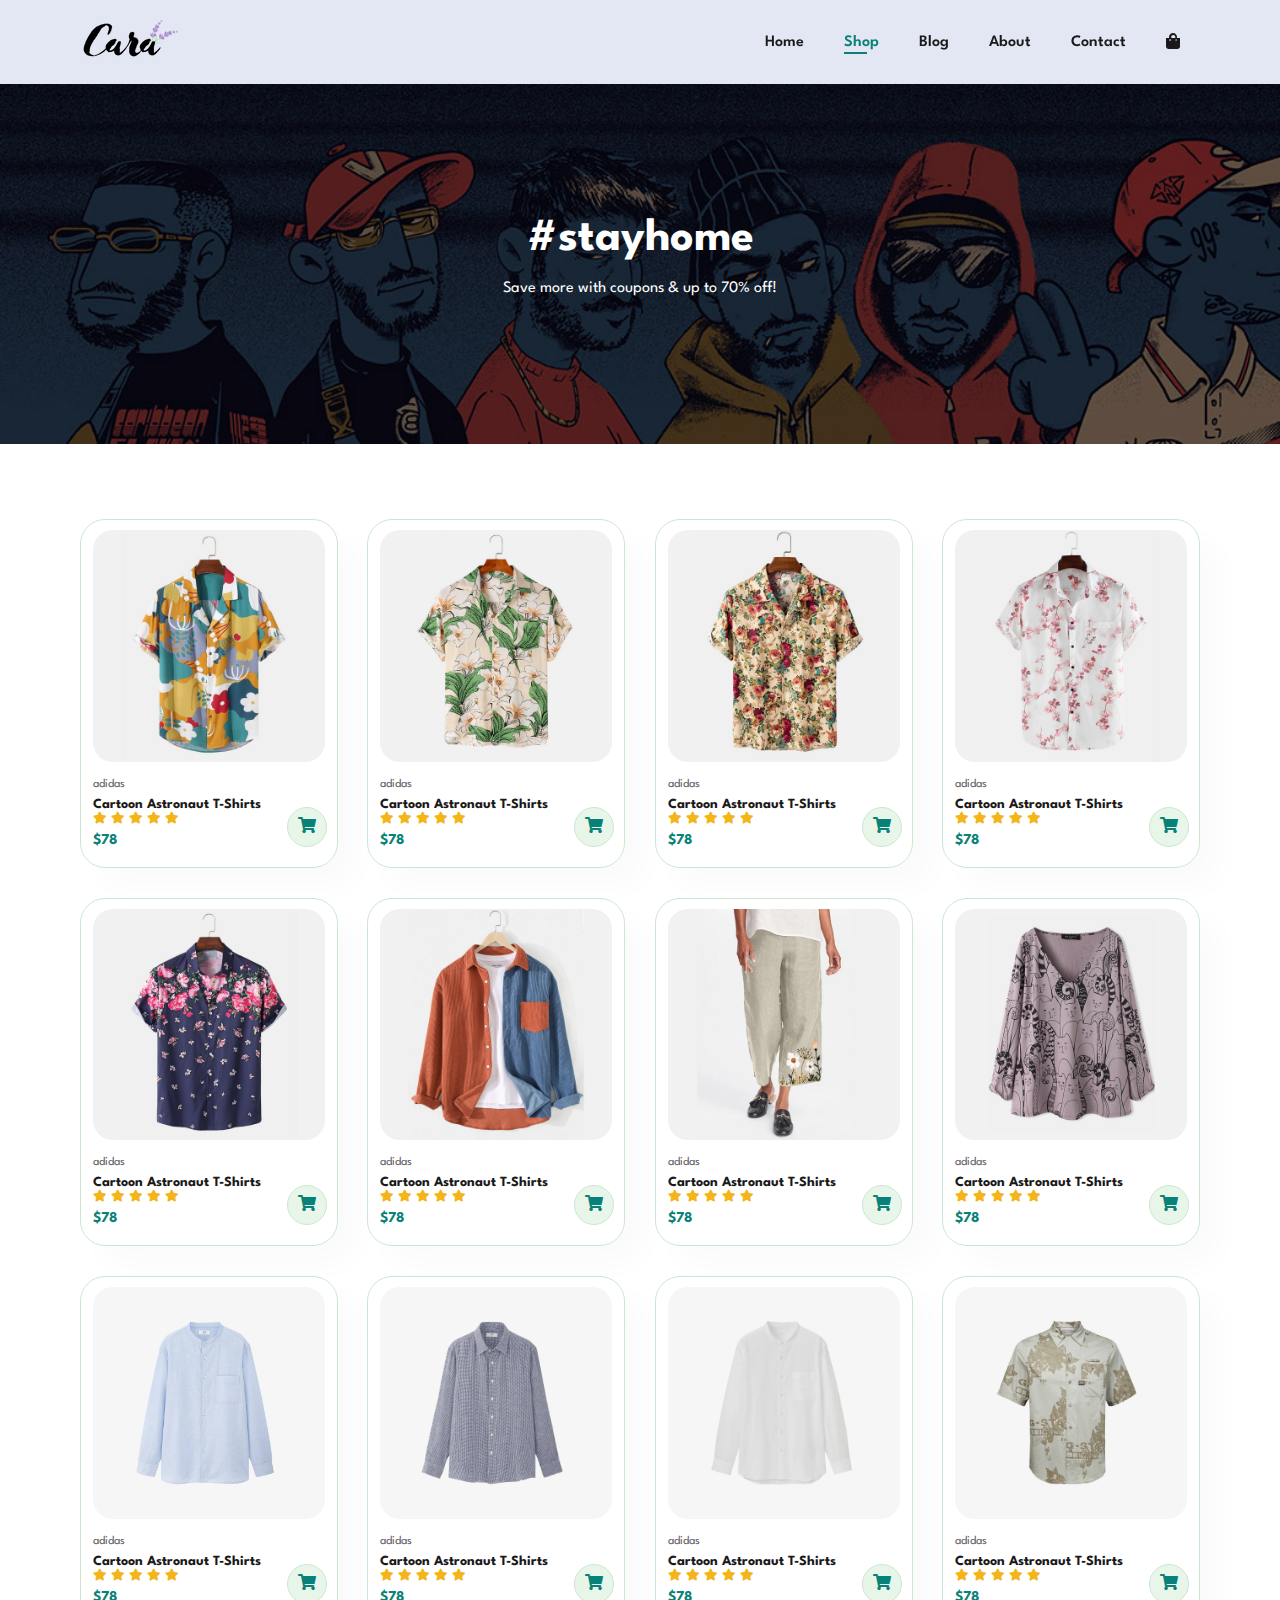
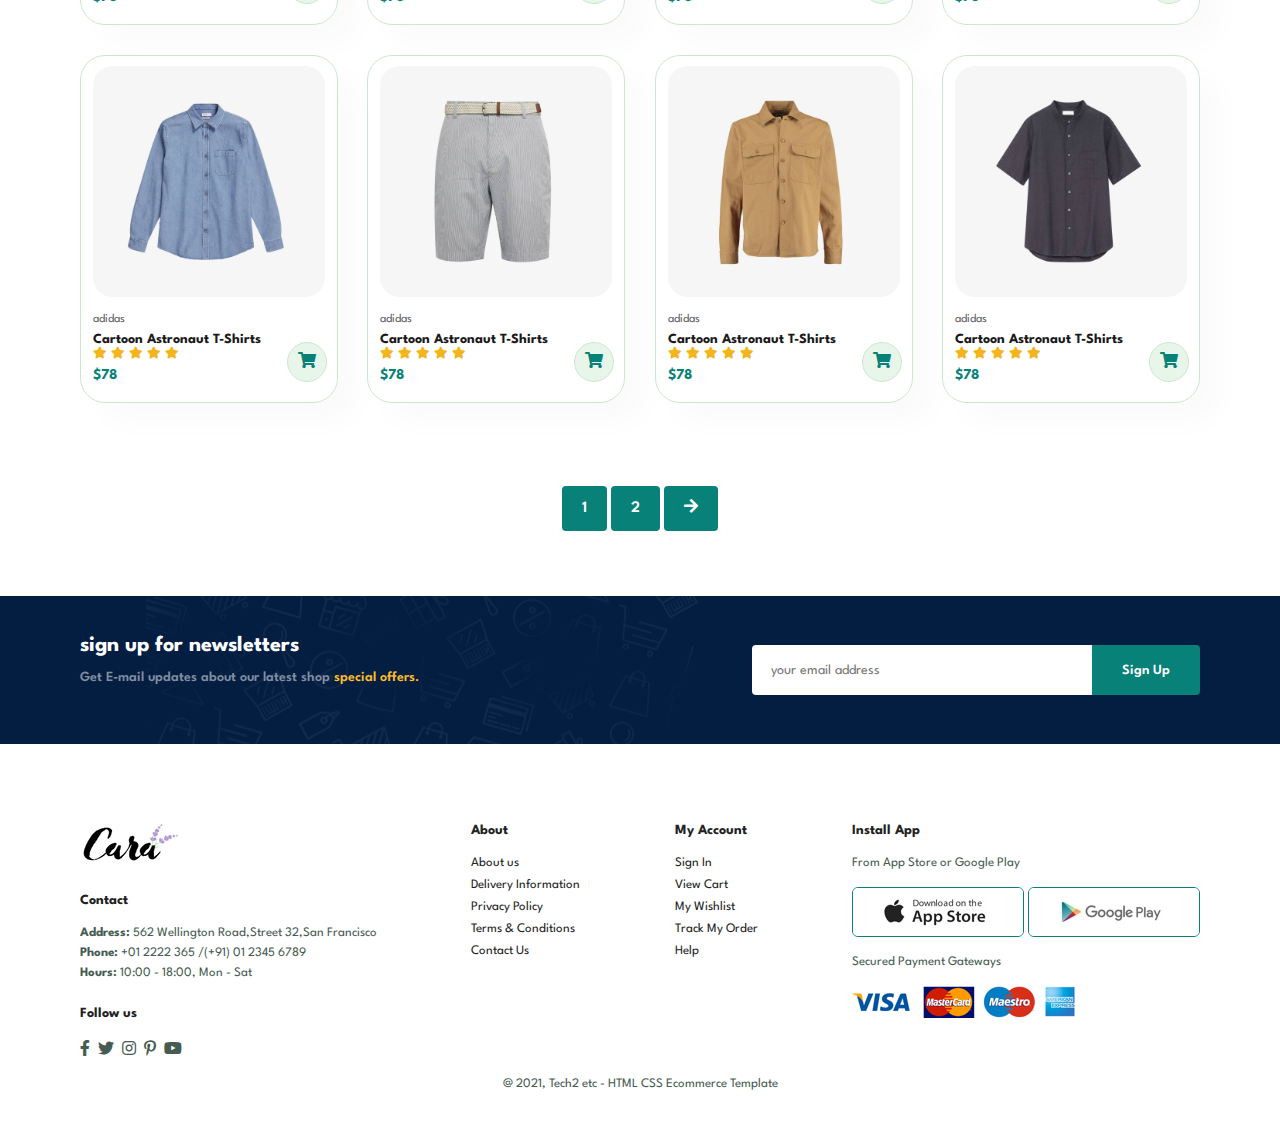
<file: task5_project_me/html/shop.html>
<!DOCTYPE html>
<html lang="en">
<head>
    <meta charset="UTF-8">
    <meta name="viewport" content="width=device-width, initial-scale=1.0">
    <title>Project</title>
    <!-- links -->
    <!-- Font Awesome -->
    <link rel="stylesheet" href="https://cdnjs.cloudflare.com/ajax/libs/font-awesome/5.15.4/css/all.min.css">
    <!-- style css --> 
    <link rel="stylesheet" href="../css/style.css">
</head>
<body>
    <!-- startheader  -->
   <section id="header">
        <a href="#"><img src="../img/logo.png" class="logo" alt="photo"></a>
        <div>
            <ul id="navbar">
                <li><a href="index.html">Home</a></li>
                <li><a class="active" href="shop.html">Shop</a></li>
                <li><a href="blog.html">Blog</a></li>
                <li><a href="about.html">About</a></li>
                <li><a href="contact.html">Contact</a></li>
                <li id="lg-bag"><a href="cart.html"><i class="fa fa-shopping-bag" aria-hidden="true"></i></a></li>
                <a href="#" id="close"><i class="far fa-times"></i></a>
            </ul>
        </div>

        <div id="mobile">
            <a href="cart.html"><i class="fa fa-shopping-bag" aria-hidden="true"></i></a>
            <i id="bar" class="fas fa-outdent"></i>
        </div>
   </section>
   <!-- HomePage -->
   <section id="page-header">
        <h2>#stayhome</h2>
        <p>Save more with coupons & up to 70% off! </p>
   </section>
   <!-- Products -->
   <section id="product1" class="section-p1">
        <div class="pro-container">
            <div class="pro" onclick="window.location.href='sproduct.html';">
                <img src="../img/products/f1.jpg" alt="photo">
                <div class="des">
                    <span>adidas</span>
                    <h5>Cartoon Astronaut T-Shirts</h5>
                    <div class="star">
                        <i class="fas fa-star"></i>
                        <i class="fas fa-star"></i>
                        <i class="fas fa-star"></i>
                        <i class="fas fa-star"></i>
                        <i class="fas fa-star"></i>
                    </div>
                    <h4>$78</h4>
                </div>
                <a href="#" class="cart"><i class="fa fa-shopping-cart" aria-hidden="true"></i></a>
            </div>

            <div class="pro">
                <img src="../img/products/f2.jpg" alt="photo">
                <div class="des">
                    <span>adidas</span>
                    <h5>Cartoon Astronaut T-Shirts</h5>
                    <div class="star">
                        <i class="fas fa-star"></i>
                        <i class="fas fa-star"></i>
                        <i class="fas fa-star"></i>
                        <i class="fas fa-star"></i>
                        <i class="fas fa-star"></i>
                    </div>
                    <h4>$78</h4>
                </div>
                <a href="#" class="cart"><i class="fa fa-shopping-cart" aria-hidden="true"></i></a>
            </div>

            <div class="pro">
                <img src="../img/products/f3.jpg" alt="photo">
                <div class="des">
                    <span>adidas</span>
                    <h5>Cartoon Astronaut T-Shirts</h5>
                    <div class="star">
                        <i class="fas fa-star"></i>
                        <i class="fas fa-star"></i>
                        <i class="fas fa-star"></i>
                        <i class="fas fa-star"></i>
                        <i class="fas fa-star"></i>
                    </div>
                    <h4>$78</h4>
                </div>
                <a href="#" class="cart"><i class="fa fa-shopping-cart" aria-hidden="true"></i></a>
            </div>

            <div class="pro">
                <img src="../img/products/f4.jpg" alt="photo">
                <div class="des">
                    <span>adidas</span>
                    <h5>Cartoon Astronaut T-Shirts</h5>
                    <div class="star">
                        <i class="fas fa-star"></i>
                        <i class="fas fa-star"></i>
                        <i class="fas fa-star"></i>
                        <i class="fas fa-star"></i>
                        <i class="fas fa-star"></i>
                    </div>
                    <h4>$78</h4>
                </div>
                <a href="#" class="cart"><i class="fa fa-shopping-cart" aria-hidden="true"></i></a>
            </div>

            <div class="pro">
                <img src="../img/products/f5.jpg" alt="photo">
                <div class="des">
                    <span>adidas</span>
                    <h5>Cartoon Astronaut T-Shirts</h5>
                    <div class="star">
                        <i class="fas fa-star"></i>
                        <i class="fas fa-star"></i>
                        <i class="fas fa-star"></i>
                        <i class="fas fa-star"></i>
                        <i class="fas fa-star"></i>
                    </div>
                    <h4>$78</h4>
                </div>
                <a href="#" class="cart"><i class="fa fa-shopping-cart" aria-hidden="true"></i></a>
            </div>

            <div class="pro">
                <img src="../img/products/f6.jpg" alt="photo">
                <div class="des">
                    <span>adidas</span>
                    <h5>Cartoon Astronaut T-Shirts</h5>
                    <div class="star">
                        <i class="fas fa-star"></i>
                        <i class="fas fa-star"></i>
                        <i class="fas fa-star"></i>
                        <i class="fas fa-star"></i>
                        <i class="fas fa-star"></i>
                    </div>
                    <h4>$78</h4>
                </div>
                <a href="#" class="cart"><i class="fa fa-shopping-cart" aria-hidden="true"></i></a>
            </div>

            <div class="pro">
                <img src="../img/products/f7.jpg" alt="photo">
                <div class="des">
                    <span>adidas</span>
                    <h5>Cartoon Astronaut T-Shirts</h5>
                    <div class="star">
                        <i class="fas fa-star"></i>
                        <i class="fas fa-star"></i>
                        <i class="fas fa-star"></i>
                        <i class="fas fa-star"></i>
                        <i class="fas fa-star"></i>
                    </div>
                    <h4>$78</h4>
                </div>
                <a href="#" class="cart"><i class="fa fa-shopping-cart" aria-hidden="true"></i></a>
            </div>

            <div class="pro">
                <img src="../img/products/f8.jpg" alt="photo">
                <div class="des">
                    <span>adidas</span>
                    <h5>Cartoon Astronaut T-Shirts</h5>
                    <div class="star">
                        <i class="fas fa-star"></i>
                        <i class="fas fa-star"></i>
                        <i class="fas fa-star"></i>
                        <i class="fas fa-star"></i>
                        <i class="fas fa-star"></i>
                    </div>
                    <h4>$78</h4>
                </div>
                <a href="#" class="cart"><i class="fa fa-shopping-cart" aria-hidden="true"></i></a>
            </div>
  
            <div class="pro">
                <img src="../img/products/n1.jpg" alt="photo">
                <div class="des">
                    <span>adidas</span>
                    <h5>Cartoon Astronaut T-Shirts</h5>
                    <div class="star">
                        <i class="fas fa-star"></i>
                        <i class="fas fa-star"></i>
                        <i class="fas fa-star"></i>
                        <i class="fas fa-star"></i>
                        <i class="fas fa-star"></i>
                    </div>
                    <h4>$78</h4>
                </div>
                <a href="#" class="cart"><i class="fa fa-shopping-cart" aria-hidden="true"></i></a>
            </div>

            <div class="pro">
                <img src="../img/products/n2.jpg" alt="photo">
                <div class="des">
                    <span>adidas</span>
                    <h5>Cartoon Astronaut T-Shirts</h5>
                    <div class="star">
                        <i class="fas fa-star"></i>
                        <i class="fas fa-star"></i>
                        <i class="fas fa-star"></i>
                        <i class="fas fa-star"></i>
                        <i class="fas fa-star"></i>
                    </div>
                    <h4>$78</h4>
                </div>
                <a href="#" class="cart"><i class="fa fa-shopping-cart" aria-hidden="true"></i></a>
            </div>

            <div class="pro">
                <img src="../img/products/n3.jpg" alt="photo">
                <div class="des">
                    <span>adidas</span>
                    <h5>Cartoon Astronaut T-Shirts</h5>
                    <div class="star">
                        <i class="fas fa-star"></i>
                        <i class="fas fa-star"></i>
                        <i class="fas fa-star"></i>
                        <i class="fas fa-star"></i>
                        <i class="fas fa-star"></i>
                    </div>
                    <h4>$78</h4>
                </div>
                <a href="#" class="cart"><i class="fa fa-shopping-cart" aria-hidden="true"></i></a>
            </div>

            <div class="pro">
                <img src="../img/products/n4.jpg" alt="photo">
                <div class="des">
                    <span>adidas</span>
                    <h5>Cartoon Astronaut T-Shirts</h5>
                    <div class="star">
                        <i class="fas fa-star"></i>
                        <i class="fas fa-star"></i>
                        <i class="fas fa-star"></i>
                        <i class="fas fa-star"></i>
                        <i class="fas fa-star"></i>
                    </div>
                    <h4>$78</h4>
                </div>
                <a href="#" class="cart"><i class="fa fa-shopping-cart" aria-hidden="true"></i></a>
            </div>

            <div class="pro">
                <img src="../img/products/n5.jpg" alt="photo">
                <div class="des">
                    <span>adidas</span>
                    <h5>Cartoon Astronaut T-Shirts</h5>
                    <div class="star">
                        <i class="fas fa-star"></i>
                        <i class="fas fa-star"></i>
                        <i class="fas fa-star"></i>
                        <i class="fas fa-star"></i>
                        <i class="fas fa-star"></i>
                    </div>
                    <h4>$78</h4>
                </div>
                <a href="#" class="cart"><i class="fa fa-shopping-cart" aria-hidden="true"></i></a>
            </div>

            <div class="pro">
                <img src="../img/products/n6.jpg" alt="photo">
                <div class="des">
                    <span>adidas</span>
                    <h5>Cartoon Astronaut T-Shirts</h5>
                    <div class="star">
                        <i class="fas fa-star"></i>
                        <i class="fas fa-star"></i>
                        <i class="fas fa-star"></i>
                        <i class="fas fa-star"></i>
                        <i class="fas fa-star"></i>
                    </div>
                    <h4>$78</h4>
                </div>
                <a href="#" class="cart"><i class="fa fa-shopping-cart" aria-hidden="true"></i></a>
            </div>

            <div class="pro">
                <img src="../img/products/n7.jpg" alt="photo">
                <div class="des">
                    <span>adidas</span>
                    <h5>Cartoon Astronaut T-Shirts</h5>
                    <div class="star">
                        <i class="fas fa-star"></i>
                        <i class="fas fa-star"></i>
                        <i class="fas fa-star"></i>
                        <i class="fas fa-star"></i>
                        <i class="fas fa-star"></i>
                    </div>
                    <h4>$78</h4>
                </div>
                <a href="#" class="cart"><i class="fa fa-shopping-cart" aria-hidden="true"></i></a>
            </div>

            <div class="pro">
                <img src="../img/products/n8.jpg" alt="photo">
                <div class="des">
                    <span>adidas</span>
                    <h5>Cartoon Astronaut T-Shirts</h5>
                    <div class="star">
                        <i class="fas fa-star"></i>
                        <i class="fas fa-star"></i>
                        <i class="fas fa-star"></i>
                        <i class="fas fa-star"></i>
                        <i class="fas fa-star"></i>
                    </div>
                    <h4>$78</h4>
                </div>
                <a href="#" class="cart"><i class="fa fa-shopping-cart" aria-hidden="true"></i></a>
            </div>
        </div>
   </section>

   <section id="pagination" class="section-p1">
        <a href="#">1</a>
        <a href="#">2</a>
        <a href="#"><i class="fa fa-arrow-right" aria-hidden="true"></i></a>
   </section>
    <!-- newsletter -->
    <section id="newsletter" class="section-p1 section-m1">
        <div class="newstext">
            <h4> sign up for newsletters</h4>
            <p> Get E-mail updates about our latest shop <span>special offers.</span></p>
        </div>

        <div class="form">
            <input type="text" placeholder="your email address">
            <button class="normal">Sign Up</button>
        </div>
    </section>
    <!-- Footer -->
    <footer class="section-p1">
        <div class="col">
            <img class="logo" src="../img/logo.png" alt="photo">
            <h4>Contact</h4>
            <p><strong>Address:</strong> 562 Wellington Road,Street 32,San Francisco</p>
            <p><strong>Phone:</strong> +01 2222 365 /(+91) 01 2345 6789</p>
            <p><strong>Hours:</strong> 10:00 - 18:00, Mon - Sat</p>
            <div class="follow">
                <h4>Follow us</h4>
                <div class="icon">
                    <i class="fab fa-facebook-f"></i>
                    <i class="fab fa-twitter"></i>
                    <i class="fab fa-instagram"></i>
                    <i class="fab fa-pinterest-p"></i>
                    <i class="fab fa-youtube"></i>
                </div>
            </div>
        </div>

        <div class="col">
            <h4>About</h4>
           <a href="#"> About us</a>
           <a href="#"> Delivery Information</a>
           <a href="#"> Privacy Policy</a>
           <a href="#"> Terms & Conditions</a>
           <a href="#"> Contact Us</a>
        </div>

        <div class="col">
            <h4> My Account </h4>
           <a href="#"> Sign In</a>
           <a href="#"> View Cart</a>
           <a href="#"> My Wishlist</a>
           <a href="#"> Track My Order</a>
           <a href="#"> Help</a>
        </div>

        <div class="col install">
            <h4>Install App</h4>
            <p>From App Store or Google Play</p>
            <div class="row">
                <img src="../img/pay/app.jpg" alt="photo">
                <img src="../img/pay/play.jpg" alt="photo">
            </div>
            <p>Secured Payment Gateways</p>
            <img src="../img/pay/pay.png" alt="photo">
        </div>

        <div class="copyright">
            <p>@ 2021, Tech2 etc - HTML CSS Ecommerce Template</p>
        </div>
    </footer>
    <!-- JS  -->
    <script src="../js/main.js"> </script>
</body>
</html>
</file>
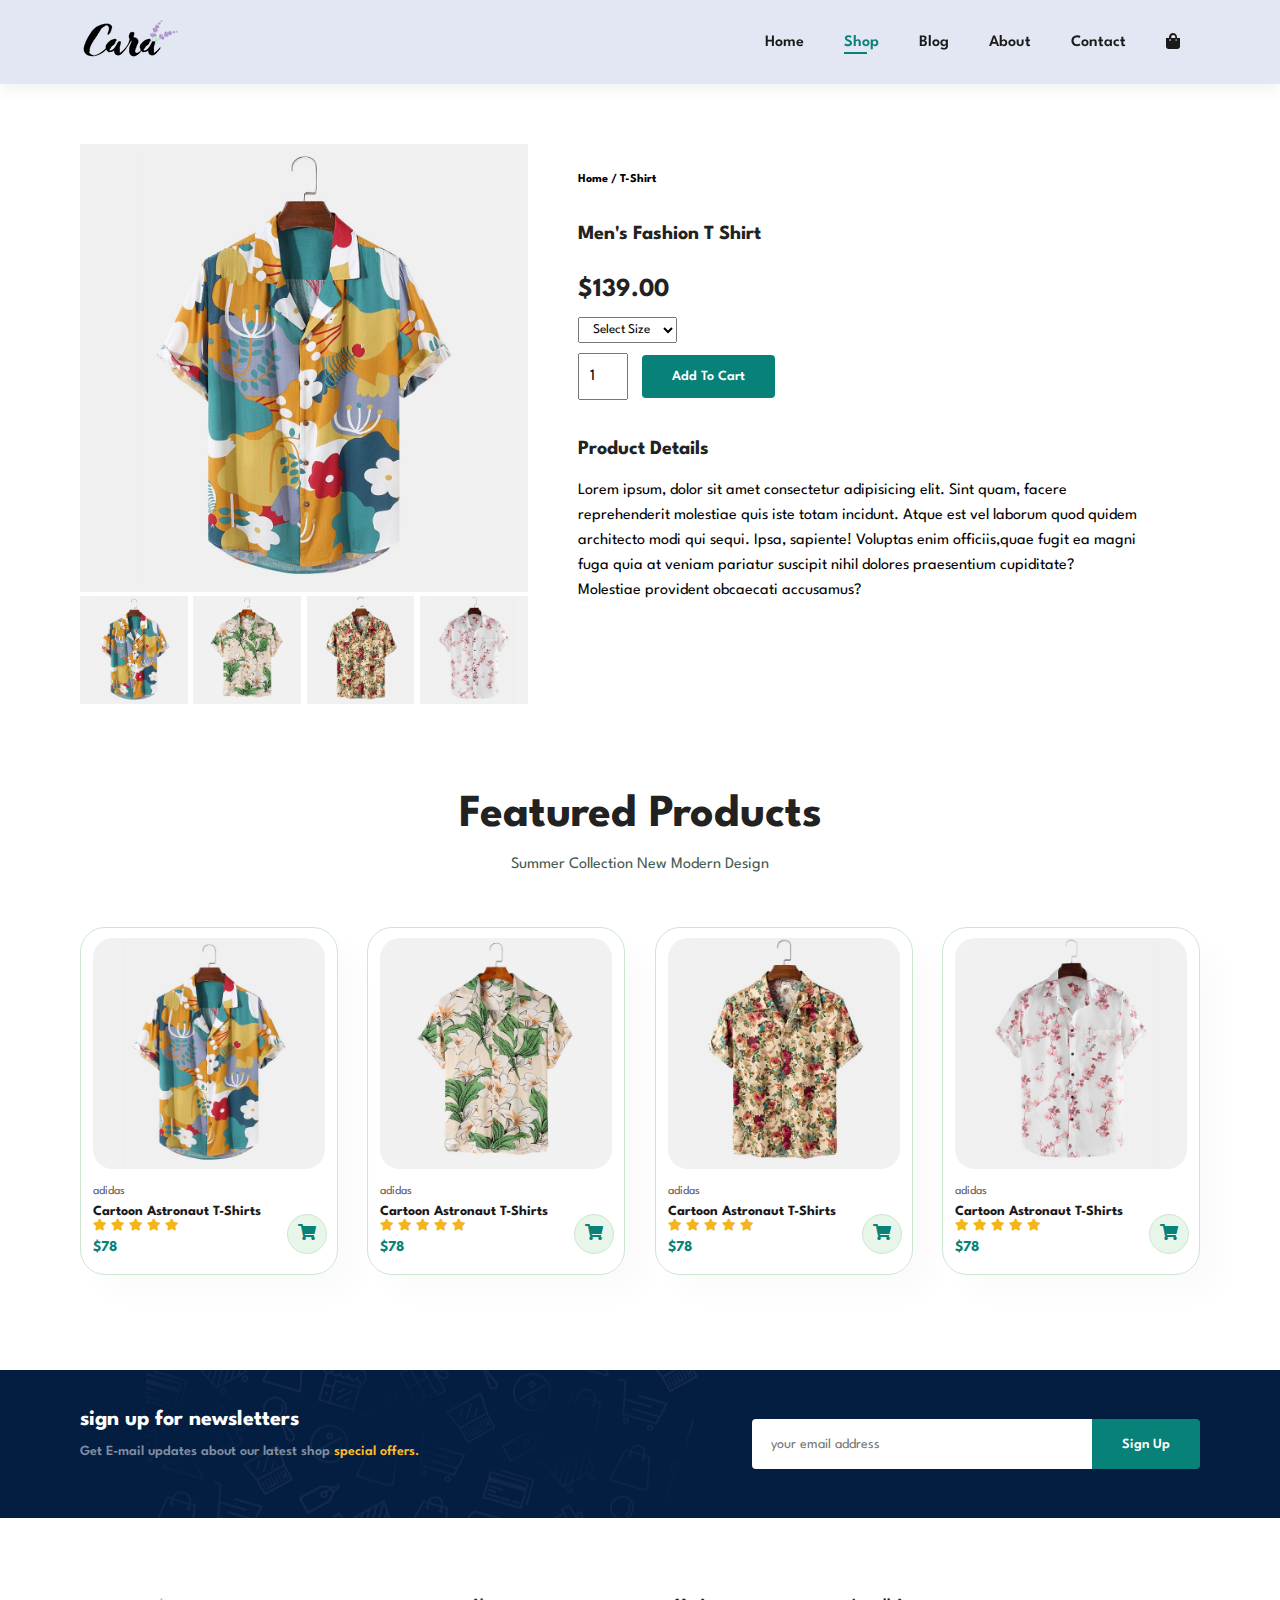
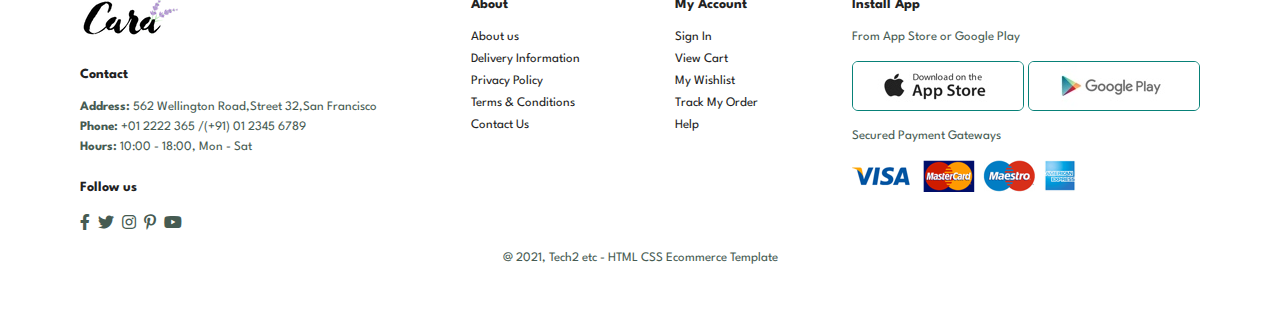
<file: task5_project_me/html/sproduct.html>
<!DOCTYPE html>
<html lang="en">
<head>
    <meta charset="UTF-8">
    <meta name="viewport" content="width=device-width, initial-scale=1.0">
    <title>Project</title>
    <!-- links -->
    <!-- Font Awesome -->
    <link rel="stylesheet" href="https://cdnjs.cloudflare.com/ajax/libs/font-awesome/5.15.4/css/all.min.css">
    <!-- style css --> 
    <link rel="stylesheet" href="../css/style.css">
</head>
<body>
    <!-- startheader  -->
   <section id="header">
        <a href="#"><img src="../img/logo.png" class="logo" alt="photo"></a>
        <div>
            <ul id="navbar">
                <li><a href="index.html">Home</a></li>
                <li><a class="active" href="shop.html">Shop</a></li>
                <li><a href="blog.html">Blog</a></li>
                <li><a href="about.html">About</a></li>
                <li><a href="contact.html">Contact</a></li>
                <li id="lg-bag"><a href="cart.html"><i class="fa fa-shopping-bag" aria-hidden="true"></i></a></li>
                <a href="#" id="close"><i class="far fa-times"></i></a>
            </ul>
        </div>

        <div id="mobile">
            <a href="cart.html"><i class="fa fa-shopping-bag" aria-hidden="true"></i></a>
            <i id="bar" class="fas fa-outdent"></i>
        </div>
   </section>

    <section id="prodetails" class="section-p1">
        <div class="single-pro-image">
            <img src="../img/products/f1.jpg"  width="100%" id="MainImg" alt="photo">

            <div class="small-img-group">
                <div class="small-img-col">
                    <img src="../img/products/f1.jpg"  width="100%" class="small-img" alt="photo">
                </div>

                <div class="small-img-col">
                    <img src="../img/products/f2.jpg"  width="100%" class="small-img" alt="photo">
                </div>

                <div class="small-img-col">
                    <img src="../img/products/f3.jpg"  width="100%" class="small-img" alt="photo">
                </div>

                <div class="small-img-col">
                    <img src="../img/products/f4.jpg"  width="100%" class="small-img" alt="photo">
                </div>
            </div>
        </div>

        <div class="single-pro-details">
            <h6> Home / T-Shirt</h6>
            <h4>Men's Fashion T Shirt</h4>
            <h2>$139.00</h2>
            <select>
                <option>Select Size</option>
                <option>XL</option>
                <option>XXL</option>
                <option>Small</option>
                <option>Large</option>
            </select>

            <input type="number" value="1">
            <button class="normal">Add To Cart</button>
            <h4>Product Details</h4>
            <span>
                Lorem ipsum, dolor sit amet consectetur adipisicing elit. Sint quam,
                facere reprehenderit molestiae quis iste totam incidunt.
                Atque est vel laborum quod quidem architecto modi qui sequi. 
                Ipsa, sapiente! Voluptas enim officiis,quae fugit ea magni fuga quia at veniam pariatur 
                suscipit nihil dolores praesentium cupiditate?
                Molestiae provident obcaecati accusamus?
            </span>
        </div>
    </section>

    <!-- Products -->
   <section id="product1" class="section-p1">
        <h2>Featured Products</h2>
        <p>Summer Collection New Modern Design</p>
        <div class="pro-container">
            <div class="pro">
                <img src="../img/products/f1.jpg" alt="photo">

                <div class="des">
                    <span>adidas</span>
                    <h5>Cartoon Astronaut T-Shirts</h5>
                    <div class="star">
                        <i class="fas fa-star"></i>
                        <i class="fas fa-star"></i>
                        <i class="fas fa-star"></i>
                        <i class="fas fa-star"></i>
                        <i class="fas fa-star"></i>
                    </div>
                    <h4>$78</h4>
                </div>

                <a href="#" class="cart"><i class="fa fa-shopping-cart" aria-hidden="true"></i></a>
                
            </div>

            <div class="pro">
                <img src="../img/products/f2.jpg" alt="photo">

                <div class="des">
                    <span>adidas</span>
                    <h5>Cartoon Astronaut T-Shirts</h5>
                    <div class="star">
                        <i class="fas fa-star"></i>
                        <i class="fas fa-star"></i>
                        <i class="fas fa-star"></i>
                        <i class="fas fa-star"></i>
                        <i class="fas fa-star"></i>
                    </div>
                    <h4>$78</h4>
                </div>

                <a href="#" class="cart"><i class="fa fa-shopping-cart" aria-hidden="true"></i></a>
                
            </div>

            <div class="pro">
                <img src="../img/products/f3.jpg" alt="photo">

                <div class="des">
                    <span>adidas</span>
                    <h5>Cartoon Astronaut T-Shirts</h5>
                    <div class="star">
                        <i class="fas fa-star"></i>
                        <i class="fas fa-star"></i>
                        <i class="fas fa-star"></i>
                        <i class="fas fa-star"></i>
                        <i class="fas fa-star"></i>
                    </div>
                    <h4>$78</h4>
                </div>

                <a href="#" class="cart"><i class="fa fa-shopping-cart" aria-hidden="true"></i></a>
                
            </div>

            <div class="pro">
                <img src="../img/products/f4.jpg" alt="photo">

                <div class="des">
                    <span>adidas</span>
                    <h5>Cartoon Astronaut T-Shirts</h5>
                    <div class="star">
                        <i class="fas fa-star"></i>
                        <i class="fas fa-star"></i>
                        <i class="fas fa-star"></i>
                        <i class="fas fa-star"></i>
                        <i class="fas fa-star"></i>
                    </div>
                    <h4>$78</h4>
                </div>

                <a href="#" class="cart"><i class="fa fa-shopping-cart" aria-hidden="true"></i></a>
            </div>

        </div>
    </section>

    <!-- newsletter -->
    <section id="newsletter" class="section-p1 section-m1">
        <div class="newstext">
            <h4> sign up for newsletters</h4>
            <p> Get E-mail updates about our latest shop <span>special offers.</span></p>
        </div>

        <div class="form">
            <input type="text" placeholder="your email address">
            <button class="normal">Sign Up</button>
        </div>
    </section>
    <!-- Footer -->
    <footer class="section-p1">
        <div class="col">
            <img class="logo" src="../img/logo.png" alt="photo">
            <h4>Contact</h4>
            <p><strong>Address:</strong> 562 Wellington Road,Street 32,San Francisco</p>
            <p><strong>Phone:</strong> +01 2222 365 /(+91) 01 2345 6789</p>
            <p><strong>Hours:</strong> 10:00 - 18:00, Mon - Sat</p>
            <div class="follow">
                <h4>Follow us</h4>
                <div class="icon">
                    <i class="fab fa-facebook-f"></i>
                    <i class="fab fa-twitter"></i>
                    <i class="fab fa-instagram"></i>
                    <i class="fab fa-pinterest-p"></i>
                    <i class="fab fa-youtube"></i>
                </div>
            </div>
        </div>

        <div class="col">
            <h4>About</h4>
           <a href="#"> About us</a>
           <a href="#"> Delivery Information</a>
           <a href="#"> Privacy Policy</a>
           <a href="#"> Terms & Conditions</a>
           <a href="#"> Contact Us</a>
        </div>

        <div class="col">
            <h4> My Account </h4>
           <a href="#"> Sign In</a>
           <a href="#"> View Cart</a>
           <a href="#"> My Wishlist</a>
           <a href="#"> Track My Order</a>
           <a href="#"> Help</a>
        </div>

        <div class="col install">
            <h4>Install App</h4>
            <p>From App Store or Google Play</p>
            <div class="row">
                <img src="../img/pay/app.jpg" alt="photo">
                <img src="../img/pay/play.jpg" alt="photo">
            </div>
            <p>Secured Payment Gateways</p>
            <img src="../img/pay/pay.png" alt="photo">
        </div>

        <div class="copyright">
            <p>@ 2021, Tech2 etc - HTML CSS Ecommerce Template</p>
        </div>
    </footer>
    <!-- JS  -->
    <script>
        var MainImg = document.getElementById("MainImg");
        var smalling = document.getElementsByClassName("small-img");
        
        smalling[0].onclick = function(){
            MainImg.src = smalling[0].src;
        }
    
        smalling[1].onclick = function(){
            MainImg.src = smalling[1].src;
        }

        smalling[2].onclick = function(){
            MainImg.src = smalling[2].src;
        }

        smalling[3].onclick = function(){
            MainImg.src = smalling[3].src;
        }
    
    </script>

    <script src="../js/main.js"> </script>
</body>
</html>
</file>
<file: task5_project_me/css/style.css>
@import url('https://fonts.googleapis.com/css2?family=Spartan&display=swap');

* {
    margin: 0;
    padding: 0;
    box-sizing: border-box;
    font-family: 'Spartan', sans-serif;
}

h1{
    font-size: 50px;
    line-height: 64px;
    color: #222;
}

h2{
    font-size: 46px;
    line-height: 54px;
    color: #222;
}

h4{
    font-size: 20px;
    color: #222;
}

h6{
    font-weight: 700;
    font-size: 12px;
}

p{
    font-size: 16px;
    color: #465b52;
    margin: 15px 0 20px 0;
}

.section-p1{
    padding: 40px 80px;
}

.section-m1{
    margin: 40px 0px;
}

button.normal{
    font-size: 14px;
    font-weight: 600;
    padding: 15px 30px;
    color: #000;
    background-color: #fff;
    border-radius: 4px;
    cursor: pointer;
    border: none;
    outline: none;
    transition: 0.2s;
}

button.white{
    font-size: 13px;
    font-weight: 600;
    padding: 11px 18px;
    color: #fff;
    background-color:transparent;
    cursor: pointer;
    border: 1px solid #fff;
    outline: none;
    transition: 0.2s;
}

body{
    width: 100%;
}

/* startheader */
#header{
    display: flex;
    align-items: center;
    justify-content: space-between;
    padding: 20px 80px;
    background: #E3E6F3;
    box-shadow: 0 5px 15px rgba(0, 0, 0, 0.06);
    z-index: 999;
    position: sticky;
    top: 0;
    left: 0;
}

#navbar{
    display: flex;
    align-items: center;
    justify-content: center;
}

#navbar li{
    list-style: none;
    padding: 0 20px;
    position: relative;
}

#navbar li a{
    text-decoration: none;
    font-size: 16px;
    font-weight: 600;
    color: #1a1a1a;
    transition: 0.3s ease;
    
}

#navbar li a:hover,
#navbar li a.active{
    color: #088178;
}

#navbar li a.active::after,
#navbar li a:hover:after{
    content: "";
    width: 30%;
    height: 2px;
    background: #088178;
    position: absolute;
    bottom: -4px;
    left: 20px;
}

#mobile{
    display: none;
    align-items: center;
}

#close{
    display: none;
}

/* HomePage */
#hero{
    background-image: url(../img/hero4.png);
    height: 90vh;
    width: 100%;
    background-size: cover;
    background-position: top 25% right 0;
    padding: 0 80px;
    display: flex;
    flex-direction: column;
    align-items: flex-start;
    justify-content: center;
}

#hero h4{
    padding-bottom: 15px;
}

#hero h1{
    color: #088178;
}

#hero button{
    background-image: url(../img/button.png);
    background-color: transparent;
    color: #088178;
    border: 0;
    padding: 14px 80px 14px 65px;
    background-repeat: no-repeat;
    cursor: pointer;
    font-weight: 700;
    font-size: 15px;
}

/* feature */
#feature{
    display: flex;
    align-items: center;
    justify-content: space-between;
    flex-wrap: wrap;
}


#feature .fe-box{
    width: 180px;
    text-align: center;
    padding: 25px 15px;
    box-shadow: 20px 20px 34px rgba(0, 0, 0, 0.03);
    border: 1px solid #cce7d0;
    border-radius: 4px;
    margin: 15px 0;
    
}

#feature .fe-box:hover{
    box-shadow: 10px 10px 54px rgba(70, 62, 221, 0.1);
}

#feature .fe-box img{
    width: 100%;
    margin-bottom: 10px;
}

#feature .fe-box h6{
    display: inline-block;
    padding: 9px 8px 6px 8px;
    line-height: 1;
    border-radius: 4px;
    color: #088178;
    background-color: #fddde4;
}

#feature .fe-box:nth-child(2) h6{
    background-color: #cdebbc;
}

#feature .fe-box:nth-child(3) h6{
    background-color: #d1e8f2;
}

#feature .fe-box:nth-child(4) h6{
    background-color: #cdd4f8;
}

#feature .fe-box:nth-child(5) h6{
    background-color: #f6dbf6;
}

#feature .fe-box:nth-child(6) h6{
    background-color: #fff2e5;
}

/* Products */
#product1{
    text-align: center;
}

#product1 .pro-container{
    display: flex;
    justify-content: space-between;
    padding-top: 20px;
    flex-wrap: wrap;
}

#product1 .pro{
    width: 23%;
    min-width: 250px;
    padding: 10px 12px;
    border: 1px solid #cce7d0;
    border-radius: 25px;
    cursor: pointer;
    box-shadow: 20px 20px 30px rgba(0, 0, 0, 0.02);
    margin: 15px 0;
    transition: 0.2s ease;
    position: relative;
}

#product1 .pro:hover{
    box-shadow: 20px 20px 30px rgba(0, 0, 0, 0.06);
}

#product1 .pro img{
    width: 100%;
    border-radius: 20px;
}

#product1 .pro .des{
    text-align: start;
    padding: 10px 0;
}

#product1 .pro .des span{
    color: #606063;
    font-size: 12px;
}

#product1 .pro .des h5{
    padding-top: 7px;
    color: #1a1a1a;
    font-size: 14px;
}

#product1 .pro .des i{
    font-size: 12px;
    color: rgb(243, 181, 25);
}

#product1 .pro .des h4{
    padding-top: 7px;
    font-size: 15px;
    font-weight: 700;
    color: #088178;
}

#product1 .pro .cart{
    width: 40px;
    height: 40px;
    line-height: 40px;
    border-radius: 50px;
    background-color: #e8f6ea;
    font-weight: 500;
    color: #088178;
    border: 1px solid #cce7d0;
    position: absolute;
    bottom: 20px;
    right: 10px;
}

/* Banner */
#banner{
    display: flex;
    flex-direction: column;
    justify-content: center;
    align-items: center;
    text-align: center;
    background-image: url(../img/banner/b2.jpg);
    width: 100%;
    height: 40vh;
    background-size: cover;
    background-position: center;
}

#banner h4{
    color: #fff;
    font-size: 16px;
}

#banner h2{
    color: #fff;
    font-size: 30px;
    padding: 10px 0;
}

#banner h2 span{
    color: #ef3636;
}

#banner button:hover{
    background: #088178;
    color: #fff;
}

/* Banner-box */
#sm-banner{
    display: flex;
    justify-content: space-between;
    flex-wrap: wrap;
}

#sm-banner .banner-box{
    display: flex;
    flex-direction: column;
    justify-content: center;
    align-items: flex-start;
    background-image: url(../img/banner/b17.jpg);
    min-width: 635px;
    height: 50vh;
    background-size: cover;
    background-position: center;
    padding: 30px;
}

#sm-banner .banner-box2{
    background-image: url(../img/banner/b10.jpg);
}

#sm-banner h4{
    color: #fff;
    font-size: 20px;
    font-weight: 300;
}

#sm-banner h2{
    color: #fff;
    font-size: 28px;
    font-weight: 800;
}

#sm-banner span{
    color: #fff;
    font-size: 14px;
    font-weight: 500;
    padding-bottom: 15px;
}

#sm-banner .banner-box:hover button{
    background: #088178;
    border: px solid #088178;
}

#banner3{
    display: flex;
    justify-content: space-between;
    flex-wrap: wrap;
    padding: 0 80px;
}

#banner3 .banner-box{
    display: flex;
    flex-direction: column;
    justify-content: center;
    align-items: flex-start;
    background-image: url(../img/banner/b7.jpg);
    min-width: 30%;
    height: 30vh;
    background-size: cover;
    background-position: center;
    padding: 20px;
    margin-bottom: 20px;
}

#banner3 .banner-box2{
    background-image: url(../img/banner/b4.jpg);
}

#banner3 .banner-box3{
    background-image: url(../img/banner/b18.jpg);
}

#banner3 h2{
    color: #fff;
    font-weight: 900;
    font-size: 22px;
}

#banner3 h3{
    color: #ec544e;
    font-weight: 800;
    font-size: 15px;
}

/* newsletter */
#newsletter{
    display: flex;
    justify-content: space-between;
    flex-wrap: wrap;
    align-items: center;
    background-image: url(../img/banner/b14.png);
    background-repeat: no-repeat;
    background-position: 20% 30%;
    background-color: #041e42;
}

#newsletter h4{
    font-size: 22px;
    font-weight: 700;
    color: #fff;
}


#newsletter p{
    font-size: 14px;
    font-weight: 600;
    color: #818ea0;
}

#newsletter p span{
    color: #ffbd27;
}

#newsletter .form{
    display: flex;
    width: 40%;
}

#newsletter input{
    height: 3.125rem;
    padding: 0 1.25em;
    font-size: 14px;
    width: 100%;
    border: 1px solid transparent;
    border-radius: 4px;
    outline: none;
    border-top-right-radius: 0;
    border-bottom-right-radius: 0;

}

#newsletter button{
    background-color: #088178;
    color: #fff;
    white-space: nowrap;
    border-top-left-radius: 0;
    border-bottom-left-radius: 0;
}

/* Footer */
footer{
    display: flex;
    flex-wrap: wrap;
    justify-content: space-between;
}

footer .col{
    display: flex;
    flex-direction: column;
    align-items: flex-start;
    margin-bottom: 20px;
}

footer .logo{
    margin-bottom: 30px;
}

footer h4{
    font-size: 14px;
    padding-bottom: 20px;
}

footer p{
    font-size: 13px;
    margin: 0 0 8px 0;
}

footer a{
    font-size: 13px;
    text-decoration: none;
    color: #222;
    margin-bottom: 10px;
}

footer .follow{
    margin-top: 20px;
}

footer .follow i{
    color: #465b52;
    padding-right: 4px;
    cursor: pointer;
}

footer .install .row img{
    border: 1px solid #088178;
    border-radius: 6px;
}

footer .install img {
    margin: 10px 0 15px 0;
}

footer .follow i:hover,
footer a:hover{
    color: #088178;
}

footer .copyright{
    width: 100%;
    text-align: center;
}

/*--------------------------------------shop page--------------------------------*/
/* HomePage  */
#page-header{
    background-image: url(../img/banner/b1.jpg);
    width: 100%;
    height: 40vh;
    background-size: cover;
    display: flex;
    justify-content: center;
    text-align: center;
    flex-direction: column;
    padding: 14px;
}

#page-header h2,
#page-header p{
    color: #fff;
}

#pagination{
    text-align: center;
}

#pagination a{
    text-decoration: none;
    background-color: #088178;
    padding: 15px 20px;
    border-radius: 4px;
    color: #fff;
    font-weight: 600;
}

#pagination a i{
    font-size: 16px;
    font-weight: 600;
}
/*---------------------------------------Single Product--------------------------------*/

#prodetails{
    display: flex;
    margin-top: 20px;
}

#prodetails .single-pro-image {
    width: 40%;
    margin-right: 50px;
}

.small-img-group {
    display: flex;
    justify-content: space-between;
}

.small-img-col {
    flex-basis: 24%;
    cursor: pointer;
}

#prodetails .single-pro-details{
    width: 50%;
    padding-top: 30px;
}

#prodetails .single-pro-details h4{
    padding: 40px 0 20px 0;
}

#prodetails .single-pro-details h2{
    font-size: 26px;
}

#prodetails .single-pro-details select{
    display: block;
    padding: 5px 10px;
    margin-bottom: 10px;
}

#prodetails .single-pro-details input{
    width: 50px;
    height: 47px;
    padding-left: 10px;
    font-size: 16px;
    margin-right: 10px;
}

#prodetails .single-pro-details button{
    background:#088178;
    color: #fff;
}

#prodetails .single-pro-details input:focus{
    outline: none;
}

#prodetails .single-pro-details button{
    background: #088178;
    color: #fff;
}

#prodetails .single-pro-details span{
    line-height: 25px;
}

/*---------------------------------------Blog Page--------------------------------*/
#page-header.blog-header{
    background-image: url(../img/banner/b19.jpg);
}

#blog{
    padding: 150px 150px 0 150px;
}

#blog .blog-box{
    display: flex;
    align-items: center;
    width: 100%;
    position: relative;
    padding-bottom: 90px;
}

#blog .blog-img{
    width: 50%;
    margin-right: 40px;
}

#blog img{
    width: 100%;
    height: 300px;
    object-fit: cover;
}

#blog .blog-details {
    width: 50%;
}

#blog .blog-details a{
    text-decoration: none;
    font-size: 11px;
    color: #000;
    font-weight: 700;
    position: relative;
    transition: 0.3s;
}

#blog .blog-details a::after{
    content: "";
    width: 50px;
    height: 1px;
    background-color: #000;
    position: absolute;
    top: 4px;
    right: -60px;
}

#blog .blog-details a:hover{
    color: #088178;
}

#blog .blog-details a:hover::after{
    background-color: #088178;
}

#blog .blog-box h1{
    position: absolute;
    top: -40px;
    left: 0;
    font-size: 70px;
    font-weight: 700;
    color: #c9cbce;
    z-index: -9;
}

/* About Page */
#page-header .about-header{
    background-image: url(../img/about/banner.png);
}

#about-head {
    display: flex;
    align-items: center;
}

#about-head img{
    width: 50%;
    height: auto;
}

#about-head div{
    padding-left: 40px;
}

#about-app{
    text-align: center;
}

#about-app .video{
    width: 70%;
    height: 100%;
    margin: 30px auto 0 auto; 
}

#about-app .video video{
    width: 100%;
    height: 100%;
    border-radius: 20px;
   
}

/* contact page  */
#contact-details{
    display: flex;
    align-items: center;
    justify-content: space-between;
}

#contact-details .details{
    width: 40%;
}

#contact-details .details span,
#form-details form span {
    font-size: 12px;
}

#contact-details .details h2,
#form-details form {
    font-size: 26px;
    line-height: 35px;
    padding: 20px 0 ;
}

#contact-details .details h3{
    font-size: 16px;
    padding-bottom: 15px;
}

#contact-details .details li{
    list-style: none;
    display: flex;
    padding: 10px 0;
}

#contact-details .details li i{
    font-size: 14px;
    padding-right: 22px;
}

#contact-details .details li p{
    margin: 0;
    font-size: 14px;
}

#contact-details .map{
    width: 55%;
    height: 400px;
}

#contact-details .map iframe{
    width: 100%;
    height: 100%;
}

#form-details{
    display: flex;
    justify-content: space-between;
    margin: 30px;
    padding: 80px;
    border: 1px solid #e1e1e1;
}

#form-details form{
    width: 65%;
    display: flex;
    flex-direction: column;
    align-items: flex-start;
}

#form-details form input,
#form-details form textarea{
    width: 100%;
    padding: 12px 15px;
    outline: none;
    margin-bottom: 20px;
    border: 1px solid #e1e1e1;
}

#form-details form button{
    background-color: #088178;
    color: #fff;
}

#form-details .people div{
    padding-bottom: 25px;
    display: flex;
    align-items: flex-start;
}

#form-details .people div img{
    width: 65px;
    height: 65px;
    object-fit: cover;
    margin-right: 15px;
}

#form-details .people div p{
    margin: 0;
    font-size: 13px;
    line-height: 25px;
}

#form-details .people div p span{
    display: block;
    font-size: 16px;
    font-weight: 600;
    color: #000;
}

/* Cart page */
#cart{
    overflow-x: auto;
}

#cart table{
    width: 100%;
    border-collapse: collapse;
    table-layout: fixed;
    white-space: nowrap;
}

#cart table img{
    width: 70px;
}

#cart table td:nth-child(1){
    width: 100px;
    text-align: center;

}

#cart table td:nth-child(2){
    width: 150px;
    text-align: center;
    
}

#cart table td:nth-child(3){
    width: 250px;
    text-align: center;
    
}

#cart table td:nth-child(4),
#cart table td:nth-child(5),
#cart table td:nth-child(6){
    width: 150px;
    text-align: center;
    
}

#cart table td:nth-child(5) input{
    width: 70px;
    padding: 10px 5px 10px 15px;
}

#cart table thead{
    border: 1px solid #e2e9e1;
    border-left: none;
    border-right: none;
}

#cart table thead td{
    font-weight: 700;
    text-transform: uppercase;
    font-size: 13px;
    padding: 18px 0;
}

#cart table tbody tr td {
    padding-top: 15px;
}

#cart table tbody td{
    font-size: 13px;
}

#cart-add{
    display: flex;
    flex-wrap: wrap;
    justify-content: space-between;
}

#coupon{
    width: 50%;
    margin-bottom: 30px;
}

#coupon h3,
#Subtotal h3{
    padding-bottom: 15px;
}

#coupon input{
    padding: 10px 20px;
    outline: none;
    width: 60%;
    margin-right: 10px;
    border: 1px solid #e2e9e1;
}

#coupon button,
#Subtotal button{
    background-color: #088178;
    color: #fff;
    padding: 12px 20px;
}

#Subtotal{
    width: 50%;
    margin-bottom: 30px;
    border: 1px solid #e2e9e1;
    padding: 30px;
}

#Subtotal table{
    border-collapse: collapse;
    width: 100%;
    margin-bottom: 20px;
}

#Subtotal table td{
    width: 50%;
    border: 1px solid #e2e9e1;
    padding: 10px;
    font-size: 13px;
}

/* Media Query */
@media (max-width:799px) {
    .section-p1{
        padding: 40px 40px;
    }

    #navbar{
        display: flex;
        flex-direction: column;
        align-items: flex-start;
        justify-content: flex-start;
        position: fixed;
        top: 0;
        right: -300px;
        height: 100vh;
        width: 300px;
        background-color: #E3E6F3;
        box-shadow: 0 40px 60px rgba(0, 0, 0, 0.01);
        padding: 80px 0 0 10px;
        transition: 0.3s;
    }   

    #navbar .active{
        right: 0px;

    }
    
    #navbar li{
        margin-bottom: 25px;
    }

    #mobile{
        display: flex;
        align-items: center;
    }

    #mobile i{
        color: #1a1a1a;
        font-size: 24px;
        padding-left: 20px;
    }

    #close{
        display: initial;
        position: absolute;
        top: 30px;
        left: 30px;
        color: #222;
        font-size: 24px;
    }

    #lg-bag{
        display: none;
    }

    #hero{
        height: 70vh;
        padding: 0 80px;
        background-position: top 30% right 30%;
    }

    #feature{
        justify-content: center;
    }

    #feature .fe-box{
        margin: 15px 15px;
    }

    #product1 .pro-container{
        justify-content: center;
    }

    #product1 .pro{
        margin: 15px;
    }

    #banner{
        height: 20vh;
    }

    #sm-banner .banner-box{
        min-width: 100%;
        height: 30vh;
    }

    #banner3{
        padding: 0 40px;
    }

    #banner3 .banner-box{
        width: 28%;
    }
    
    #newsletter .form{
        width: 70%;
    }
    /* Contact page */
    #form-details{
        padding: 40px;
    }

    #form-details form{
        width: 50%;
    }

}

@media (max-width:477px) {
    .section-p1{
        padding: 20px;
    }

    #header{
        padding: 10px 30px;
    }

    h1{
        font-size: 38px;
    }

    h2{
        font-size: 32px;
    }

    #hero{
        padding: 0 20px;
        background-position: 55%;
    }

    #feature{
        justify-content: space-between;
    }

    #feature .fe-box{
        width: 155px;
        margin: 0 0 15px 0;
    }

    #product1 .pro{
        width: 100%;
    }

    #banner{
        height: 40vh;
    }

    #sm-banner .banner-box{
        height: 40vh;
    }

    #sm-banner .banner-box2{
        margin-top: 20px;
    }

    #banner3{
        padding: 0 20px;
    }

    #banner3 .banner-box{
        width: 100%;
    }
    
    #newsletter{
        padding: 40px 20px;
    }

    #newsletter .form{
        width: 100%;
    }

    footer .copyright{
        text-align: start;
    }

    /* single product */
    #prodetails{
        display: flex;
        flex-direction: column;
    }

    #prodetails .single-pro-image{
        width: 100%;
        margin-right: 0px;
    }

    #prodetails .single-pro-details{
        width: 100%;
    }

    /* Blog page */
    #blog{
        padding: 100px 20px 0 20px;
    }

    #blog .blog-box{
        display: flex;
        flex-direction: column;
        align-items: flex-start;
    }

    #blog .blog-img{
        width: 50%;
        margin-right: 40px;
        margin-bottom: 30px;
    }

    #blog .blog-details{
        width: 100%;
    }

    /* About Page */
    #about-head{
        flex-direction: column;
    }

    #about-head img{
        width: 100%;
        margin-bottom: 20px;
    }

    #about-head div{
        padding-left: 0px;
    }

    #about-app .video{
        width: 100%;
    }

    /* Contact page */
    #contact-details{
        flex-direction: column;
    }

    #contact-details .details{
        width: 100%;
        margin-bottom: 30px;
    }

    #contact-details .map{
        width: 100%;
    }

    #form-details{
        margin: 10px;
        padding: 30px 10px;
        flex-wrap: wrap;
    }

    #form-details form{
        width: 100%;
        margin-bottom: 30px;
    }
    /* Cart-page */
    #cart-add{
        flex-direction: column;
    }

    #coupon{
        width: 100%;
    }

    #Subtotal{
        width: 100%;
        padding: 20px;
    }

}
</file>
